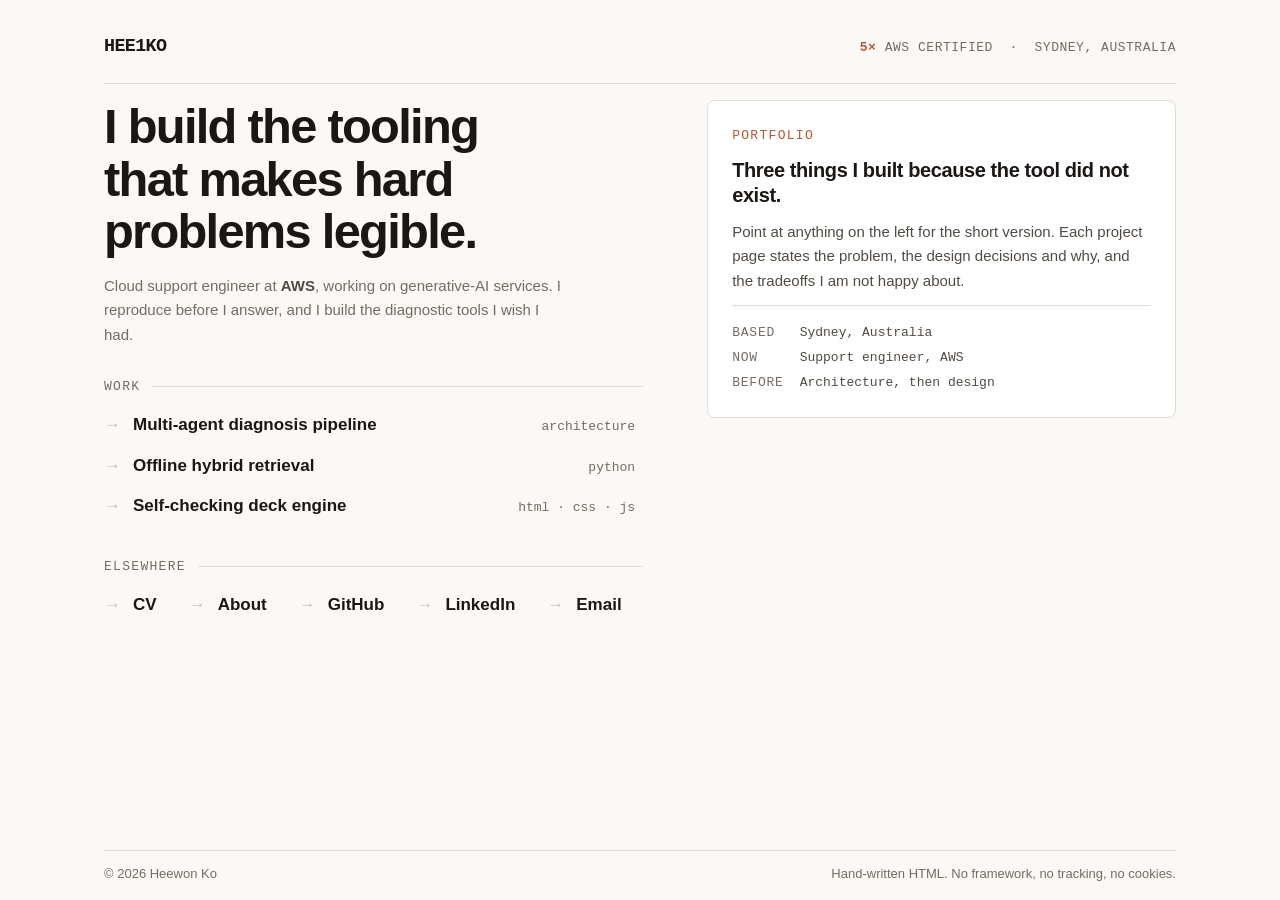
<file: index.html>
<!DOCTYPE html>
<html lang="en">
<head>
<meta charset="utf-8">
<meta name="viewport" content="width=device-width, initial-scale=1">
<title>Heewon Ko — cloud support engineer, Sydney</title>
<meta name="description" content="Heewon Ko builds diagnostic and agentic tooling for cloud support work. AWS support engineer in Sydney, 5x AWS certified, with a background in architecture and design.">
<link rel="canonical" href="https://hee1ko.com/">
<meta property="og:type" content="website">
<meta property="og:title" content="Heewon Ko — cloud support engineer, Sydney">
<meta property="og:description" content="Builds diagnostic and agentic tooling for cloud support work. Non-linear path: architecture, design, then cloud.">
<meta property="og:url" content="https://hee1ko.com/">
<link rel="icon" href="/assets/img/favicon.svg" type="image/svg+xml">
<link rel="stylesheet" href="/assets/css/tokens.css">
<link rel="stylesheet" href="/assets/css/hub.css">
</head>
<body class="hub-page">

<div class="hub">

  <div class="hub-top">
    <p class="hub-name">HEE1KO</p>
    <p class="hub-creds"><b>5×</b> AWS Certified &nbsp;·&nbsp; Sydney, Australia</p>
  </div>

  <div class="hub-main">

    <h1 class="hub-stmt">I build the tooling that makes hard problems legible.</h1>

    <p class="hub-meta">
      Cloud support engineer at <b>AWS</b>, working on generative-AI services.
      I reproduce before I answer, and I build the diagnostic tools I wish I had.
    </p>

    <div class="hub-group">
      <p class="hub-label">Work</p>
      <ul class="hub-list">
        <li>
          <a class="row" href="/work/hwknest/" data-pv="pipeline">
            <span class="arrow" aria-hidden="true">→</span>
            <span class="row-t">Multi-agent diagnosis pipeline</span>
            <span class="row-x">architecture</span>
          </a>
        </li>
        <li>
          <a class="row" href="/work/casework-rag/" data-pv="retrieval">
            <span class="arrow" aria-hidden="true">→</span>
            <span class="row-t">Offline hybrid retrieval</span>
            <span class="row-x">python</span>
          </a>
        </li>
        <li>
          <a class="row" href="/work/deck-engine/" data-pv="deck">
            <span class="arrow" aria-hidden="true">→</span>
            <span class="row-t">Self-checking deck engine</span>
            <span class="row-x">html · css · js</span>
          </a>
        </li>
      </ul>
    </div>

    <div class="hub-group">
      <p class="hub-label">Elsewhere</p>
      <ul class="hub-list inline">
        <li>
          <a class="row" href="/resume/" data-pv="cv">
            <span class="arrow" aria-hidden="true">→</span><span class="row-t">CV</span>
          </a>
        </li>
        <li>
          <a class="row" href="/about/" data-pv="about">
            <span class="arrow" aria-hidden="true">→</span><span class="row-t">About</span>
          </a>
        </li>
        <li>
          <a class="row" href="https://github.com/Hee1ko" rel="me" data-pv="github">
            <span class="arrow" aria-hidden="true">→</span><span class="row-t">GitHub</span>
          </a>
        </li>
        <li>
          <a class="row" href="https://www.linkedin.com/in/hee1ko" rel="me" data-pv="linkedin">
            <span class="arrow" aria-hidden="true">→</span><span class="row-t">LinkedIn</span>
          </a>
        </li>
        <li>
          <a class="row" href="mailto:hee1ko@gmail.com" data-pv="email">
            <span class="arrow" aria-hidden="true">→</span><span class="row-t">Email</span>
          </a>
        </li>
      </ul>
    </div>

  </div>

  <!-- Preview panel. Purely presentational: every panel duplicates information
       that is already reachable through the link it describes, so a reader who
       never triggers a hover loses nothing. aria-hidden keeps screen readers
       from announcing eight redundant blocks. -->
  <aside class="hub-preview" aria-hidden="true">

    <div class="pv pv-default">
      <p class="pv-kicker">Portfolio</p>
      <h2>Three things I built because the tool did not exist.</h2>
      <p>
        Point at anything on the left for the short version. Each project page
        states the problem, the design decisions and why, and the tradeoffs I am
        not happy about.
      </p>
      <dl>
        <dt>Based</dt><dd>Sydney, Australia</dd>
        <dt>Now</dt><dd>Support engineer, AWS</dd>
        <dt>Before</dt><dd>Architecture, then design</dd>
      </dl>
    </div>

    <div class="pv" data-pv-for="pipeline">
      <p class="pv-kicker">Architecture write-up</p>
      <h2>Multi-agent diagnosis pipeline</h2>
      <p>
        A script holds the control flow; the agents do the thinking. Redundant
        parallel investigation, then reconciliation, then a
        build-then-independently-verify gate before a word gets written.
      </p>
      <dl>
        <dt>Stack</dt><dd>Python, shell, agent runtime</dd>
        <dt>Scale</dt><dd>~65 tool modules, ~1,900 tests</dd>
        <dt>Code</dt><dd>Not public — internal systems</dd>
      </dl>
    </div>

    <div class="pv" data-pv-for="retrieval">
      <p class="pv-kicker">Write-up and source</p>
      <h2>Offline hybrid retrieval</h2>
      <p>
        Semantic similarity and SQLite full-text search, fused by reciprocal
        rank so two incomparable score scales never have to be normalised.
        Local ONNX embeddings, no network calls at all.
      </p>
      <dl>
        <dt>Stack</dt><dd>Python, ONNX, SQLite FTS5</dd>
        <dt>Size</dt><dd>554 lines, 2 dependencies</dd>
        <dt>Index</dt><dd>49 cases, ~3,400 chunks</dd>
      </dl>
    </div>

    <div class="pv" data-pv-for="deck">
      <p class="pv-kicker">Write-up and source</p>
      <h2>Self-checking deck engine</h2>
      <p>
        Slides as a plain data array, about forty lines of JavaScript, and a
        probe that measures every slide for overflow and reports it to a
        headless browser. Because "looks fine on my laptop" is not a test.
      </p>
      <dl>
        <dt>Stack</dt><dd>HTML, CSS, vanilla JS</dd>
        <dt>Engine</dt><dd>~40 lines, no dependencies</dd>
        <dt>Checks</dt><dd>Per-slide overflow, in CI</dd>
      </dl>
    </div>

    <div class="pv" data-pv-for="cv">
      <p class="pv-kicker">Curriculum vitae</p>
      <h2>Experience, in full</h2>
      <p>
        Experience, education, certifications and skills, on screen or as a
        PDF. It prints properly, which took more effort than it should have.
      </p>
      <dl>
        <dt>Formats</dt><dd>HTML and PDF</dd>
        <dt>Certs</dt><dd>5 AWS, Apr–Nov 2025</dd>
        <dt>Now</dt><dd>GenAI Developer – Professional</dd>
      </dl>
    </div>

    <div class="pv" data-pv-for="about">
      <p class="pv-kicker">About</p>
      <h2>Architecture, then design, then cloud</h2>
      <p>
        The long version of a non-linear path: an architecture degree in Seoul,
        ten years of graphic and UX design across three countries, Python learned
        to contribute to a product API, then a deliberate retrain into cloud.
      </p>
      <dl>
        <dt>Languages</dt><dd>Korean, English, Portuguese</dd>
        <dt>Studying</dt><dd>Dip. Cloud Computing, Swinburne</dd>
      </dl>
    </div>

    <div class="pv" data-pv-for="github">
      <p class="pv-kicker">External</p>
      <h2>GitHub</h2>
      <p>
        Source for the projects that can be public, including this site and the
        confidentiality gate that keeps customer work out of it.
      </p>
      <dl><dt>Handle</dt><dd>@Hee1ko</dd></dl>
    </div>

    <div class="pv" data-pv-for="linkedin">
      <p class="pv-kicker">External</p>
      <h2>LinkedIn</h2>
      <p>The professional record, and the better place to reach me about roles.</p>
      <dl><dt>Handle</dt><dd>in/hee1ko</dd></dl>
    </div>

    <div class="pv" data-pv-for="email">
      <p class="pv-kicker">Contact</p>
      <h2>Say hello</h2>
      <p>
        Happy to talk about agentic systems, support engineering, or changing
        career into cloud. I answer everything that is not a template.
      </p>
      <dl><dt>Email</dt><dd>hee1ko@gmail.com</dd></dl>
    </div>

  </aside>

  <footer class="hub-foot">
    <span>© 2026 Heewon Ko</span>
    <span>Hand-written HTML. No framework, no tracking, no cookies.</span>
  </footer>

</div>
</body>
</html>
</file>
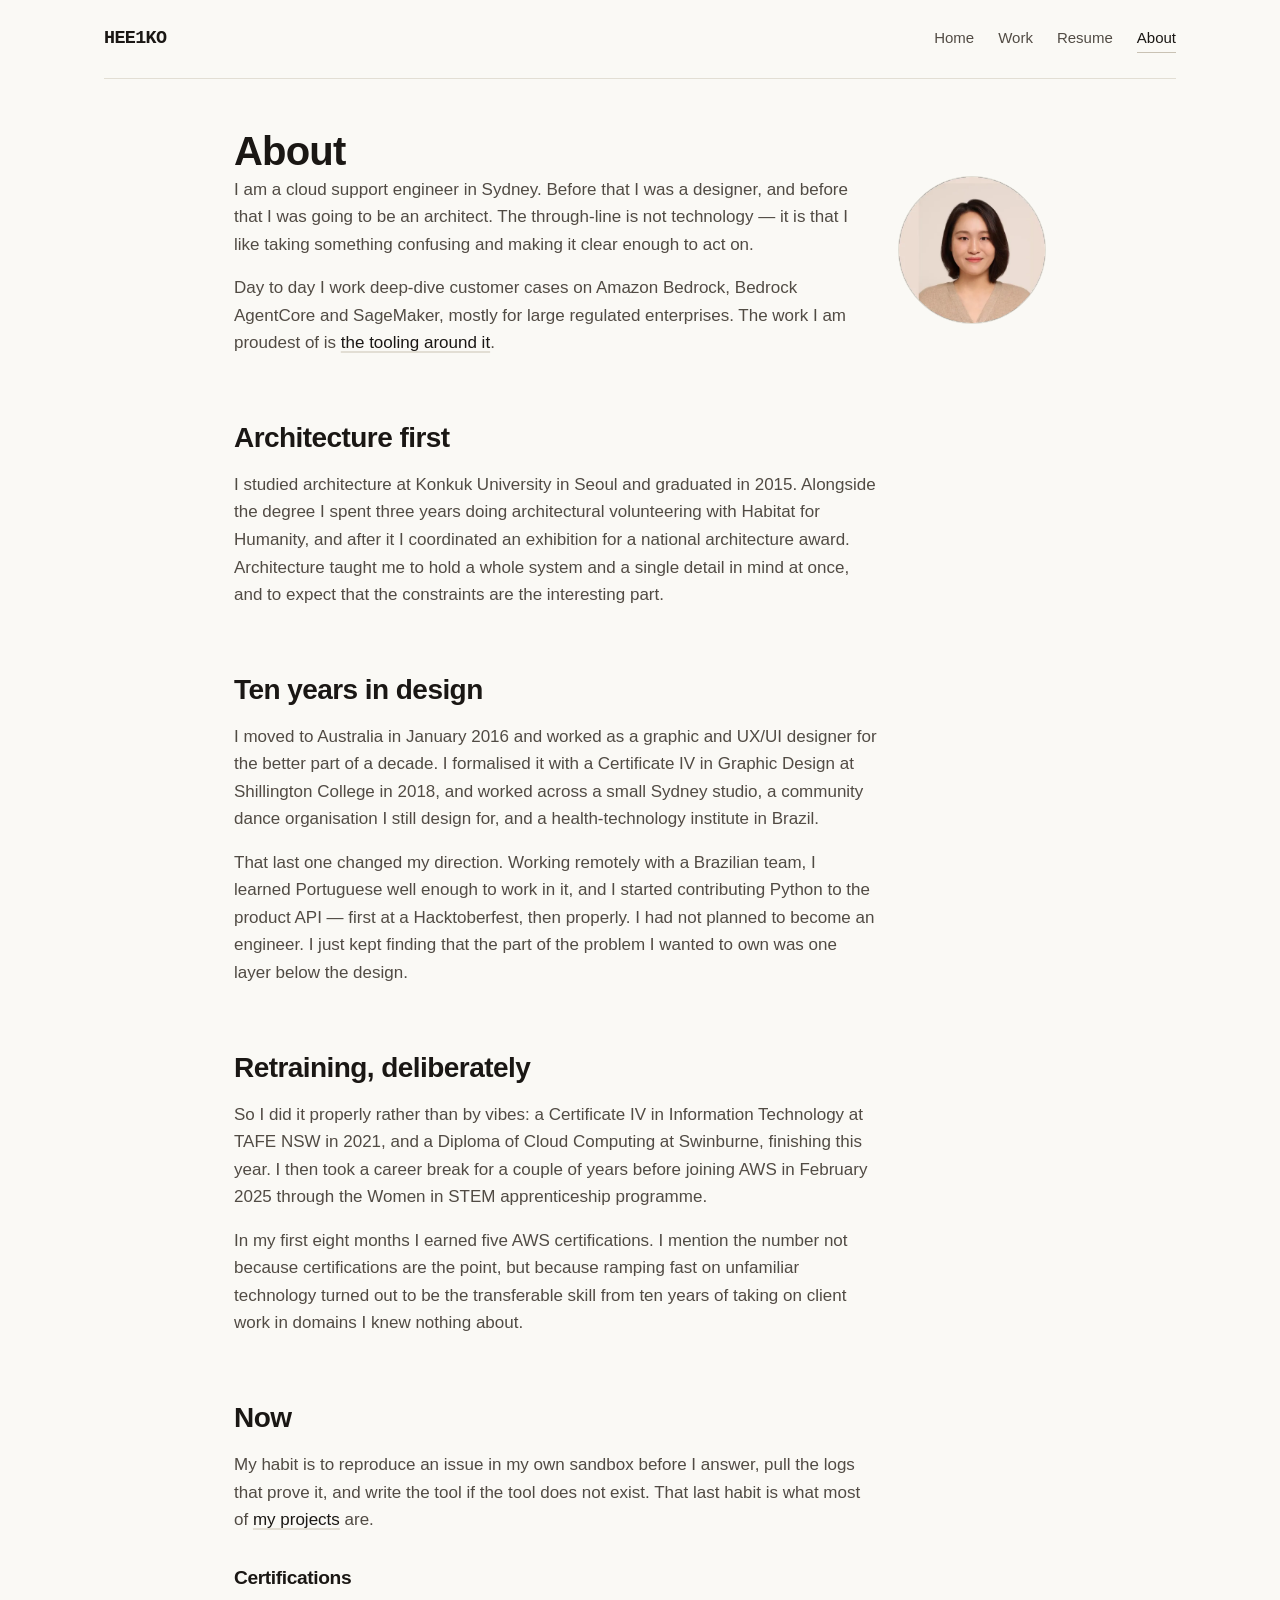
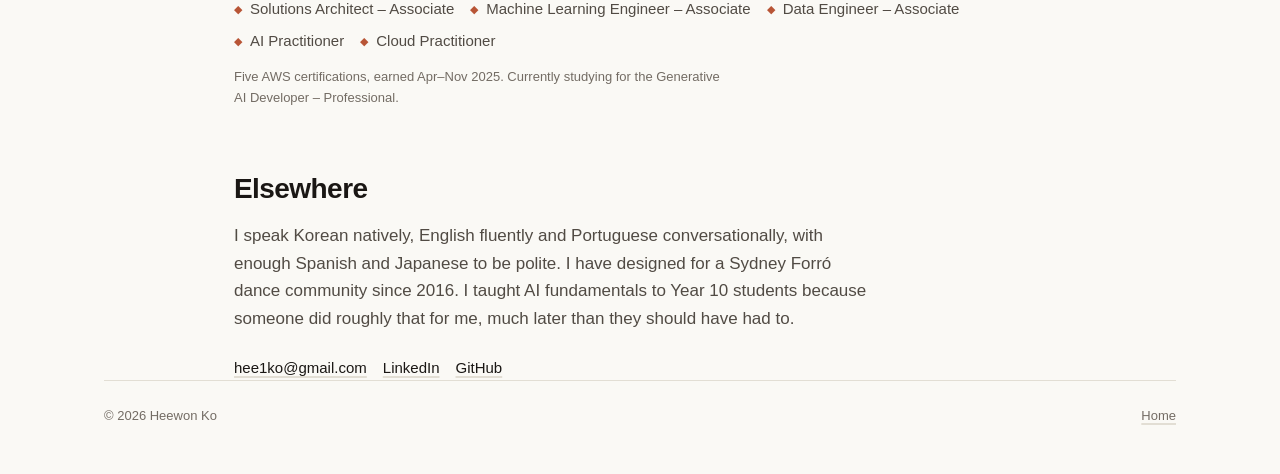
<file: about/index.html>
<!DOCTYPE html>
<html lang="en">
<head>
<meta charset="utf-8">
<meta name="viewport" content="width=device-width, initial-scale=1">
<title>About — Heewon Ko</title>
<meta name="description" content="Architecture, then graphic and UX design across Seoul, Brazil and Sydney, then self-taught Python, then cloud. The long version of a non-linear path.">
<link rel="canonical" href="https://hee1ko.com/about/">
<link rel="icon" href="/assets/img/favicon.svg" type="image/svg+xml">
<link rel="stylesheet" href="/assets/css/tokens.css">
<link rel="stylesheet" href="/assets/css/site.css">
</head>
<body>
<a class="skip" href="#main">Skip to content</a>

<div class="wrap">
  <header class="site-head">
    <a class="brand" href="/" aria-label="Heewon Ko — home">HEE1KO</a>
    <nav class="site-nav" aria-label="Main">
      <a href="/">Home</a>
      <a href="/work/">Work</a>
      <a href="/resume/">Resume</a>
      <a href="/about/" aria-current="page">About</a>
    </nav>
  </header>
</div>

<main id="main" class="prose">

  <h1>About</h1>

  <div class="about-intro">
    <div>
      <p>
        I am a cloud support engineer in Sydney. Before that I was a designer, and
        before that I was going to be an architect. The through-line is not
        technology — it is that I like taking something confusing and making it
        clear enough to act on.
      </p>
      <p>
        Day to day I work deep-dive customer cases on Amazon Bedrock, Bedrock
        AgentCore and SageMaker, mostly for large regulated enterprises. The work
        I am proudest of is <a href="/work/">the tooling around it</a>.
      </p>
    </div>
    <picture>
      <source srcset="/assets/img/headshot.webp" type="image/webp">
      <img class="portrait" src="/assets/img/headshot.png" alt="Heewon Ko" width="148" height="148">
    </picture>
  </div>

  <h2>Architecture first</h2>
  <p>
    I studied architecture at Konkuk University in Seoul and graduated in 2015.
    Alongside the degree I spent three years doing architectural volunteering
    with Habitat for Humanity, and after it I coordinated an exhibition for a
    national architecture award. Architecture taught me to hold a whole system
    and a single detail in mind at once, and to expect that the constraints are
    the interesting part.
  </p>

  <h2>Ten years in design</h2>
  <p>
    I moved to Australia in January 2016 and worked as a graphic and UX/UI
    designer for the better part of a decade. I formalised it with a Certificate
    IV in Graphic Design at Shillington College in 2018, and worked across a
    small Sydney studio, a community dance organisation I still design for, and
    a health-technology institute in Brazil.
  </p>
  <p>
    That last one changed my direction. Working remotely with a Brazilian team,
    I learned Portuguese well enough to work in it, and I started contributing
    Python to the product API — first at a Hacktoberfest, then properly. I had
    not planned to become an engineer. I just kept finding that the part of the
    problem I wanted to own was one layer below the design.
  </p>

  <h2>Retraining, deliberately</h2>
  <p>
    So I did it properly rather than by vibes: a Certificate IV in Information
    Technology at TAFE NSW in 2021, and a Diploma of Cloud Computing at
    Swinburne, finishing this year. I then took a career break for a couple of
    years before joining AWS in February 2025 through the Women in STEM
    apprenticeship programme.
  </p>
  <p>
    In my first eight months I earned five AWS certifications. I mention the
    number not because certifications are the point, but because ramping fast on
    unfamiliar technology turned out to be the transferable skill from ten years
    of taking on client work in domains I knew nothing about.
  </p>

  <h2>Now</h2>
  <p>
    My habit is to reproduce an issue in my own sandbox before I answer, pull the
    logs that prove it, and write the tool if the tool does not exist. That last
    habit is what most of <a href="/work/">my projects</a> are.
  </p>

  <h3>Certifications</h3>
  <ul class="creds">
    <li>Solutions Architect – Associate</li>
    <li>Machine Learning Engineer – Associate</li>
    <li>Data Engineer – Associate</li>
    <li>AI Practitioner</li>
    <li>Cloud Practitioner</li>
  </ul>
  <p style="color:var(--ink3);font-size:var(--fs-micro);margin-top:var(--sp-3)">
    Five AWS certifications, earned Apr–Nov 2025. Currently studying for the
    Generative AI Developer – Professional.
  </p>

  <h2>Elsewhere</h2>
  <p>
    I speak Korean natively, English fluently and Portuguese conversationally,
    with enough Spanish and Japanese to be polite. I have designed for a Sydney
    Forró dance community since 2016. I taught AI fundamentals to Year 10
    students because someone did roughly that for me, much later than they
    should have had to.
  </p>

  <ul class="contact">
    <li><a href="mailto:hee1ko@gmail.com">hee1ko@gmail.com</a></li>
    <li><a href="https://www.linkedin.com/in/hee1ko" rel="me">LinkedIn</a></li>
    <li><a href="https://github.com/Hee1ko" rel="me">GitHub</a></li>
  </ul>

</main>

<div class="wrap">
  <footer class="site-foot">
    <span>© 2026 Heewon Ko</span>
    <span><a href="/">Home</a></span>
  </footer>
</div>
</body>
</html>
</file>
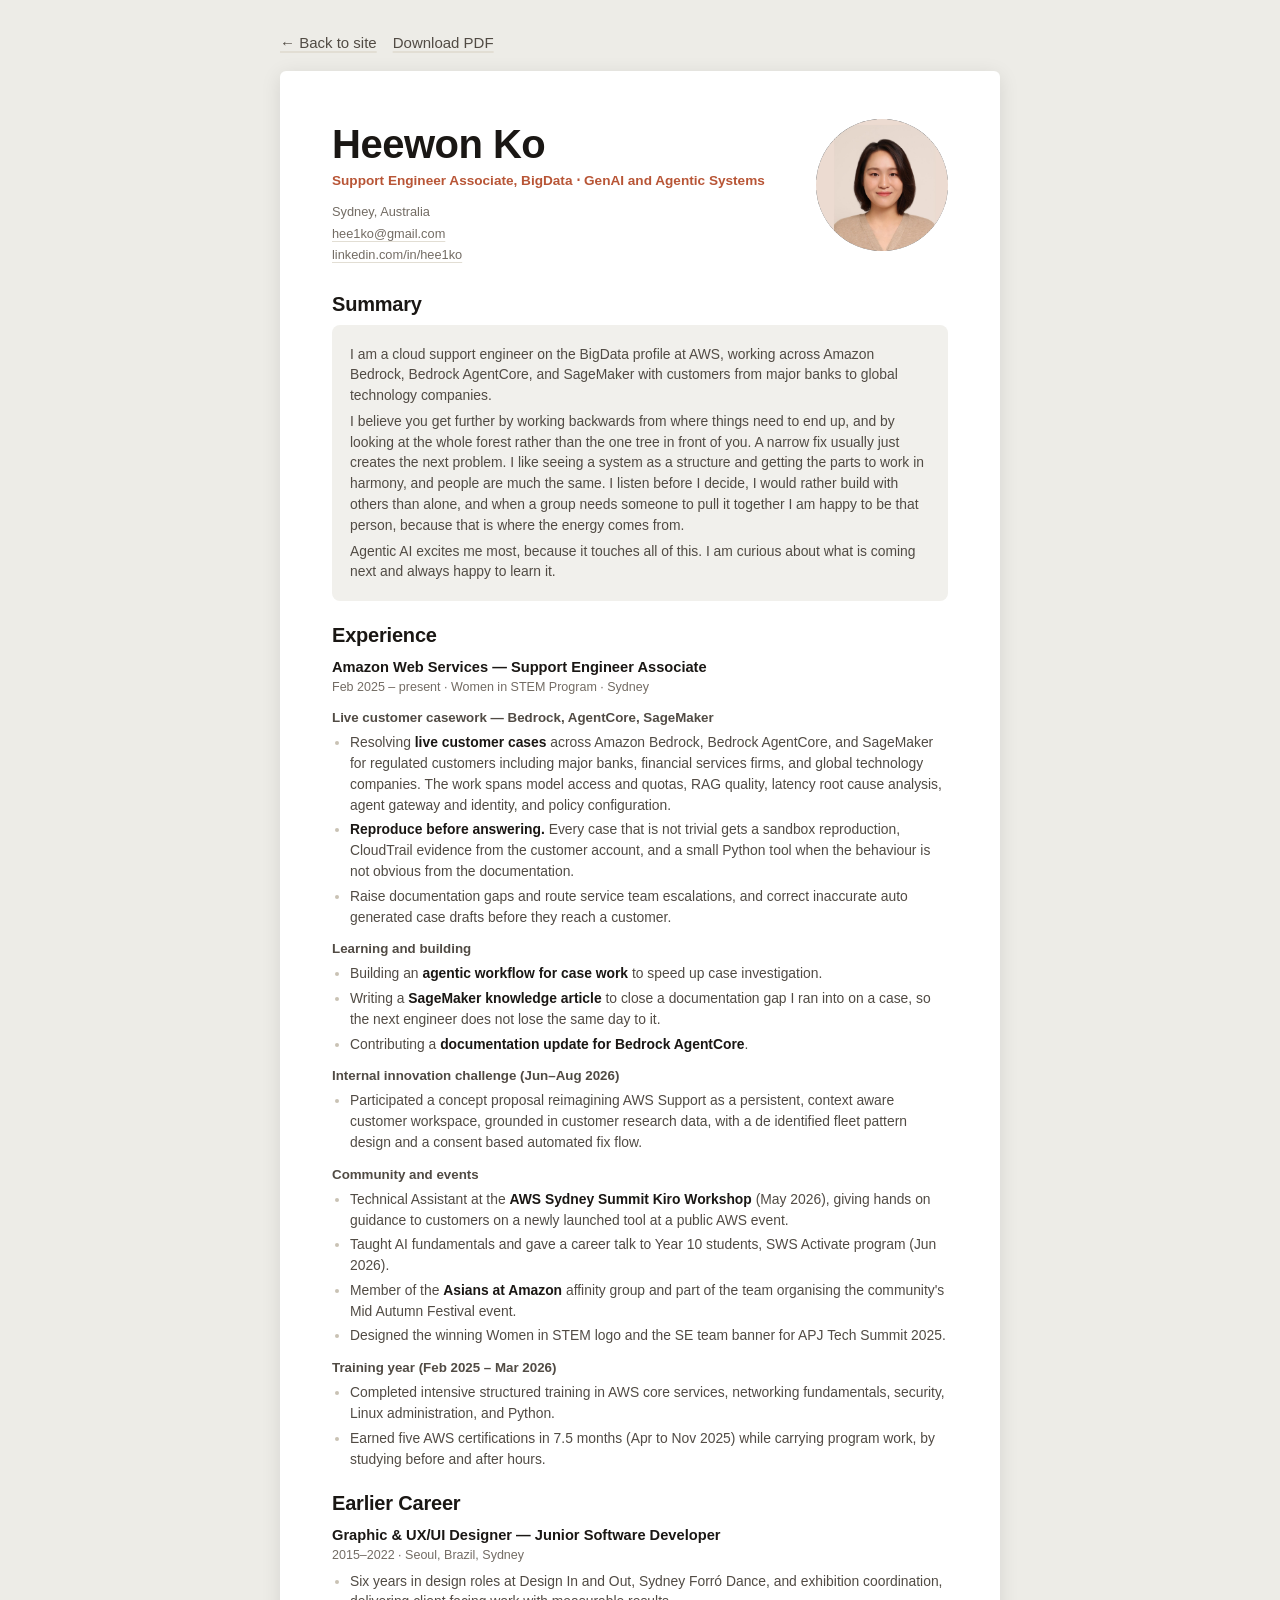
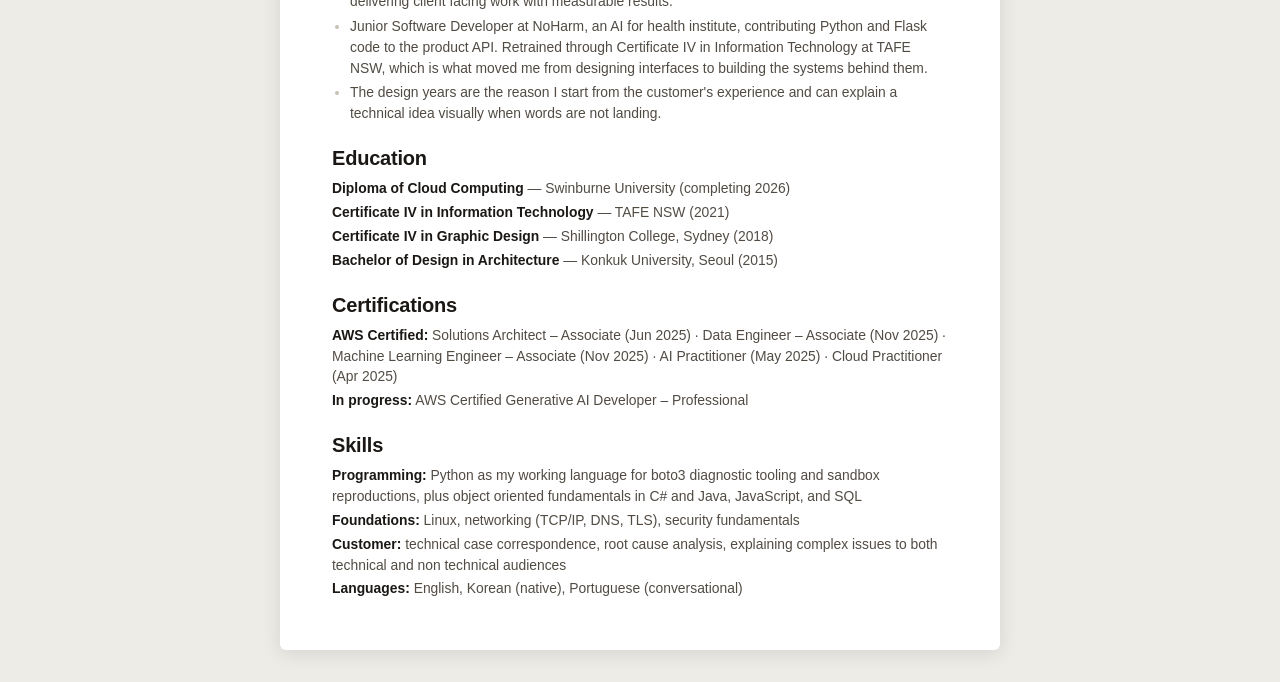
<file: resume/index.html>
<!DOCTYPE html>
<!--
  GENERATED FILE. Do not edit; edits will be overwritten.
  Source: career/profile/resume.html, scrubbed by
          career/tools/publish-resume.py
  resume-master.md sha256: 9258a7d7d3db
-->

<html lang="en">
<head>
<meta charset="utf-8">
<meta name="viewport" content="width=device-width, initial-scale=1">
<link rel="canonical" href="https://hee1ko.com/resume/">
<link rel="icon" href="/assets/img/favicon.svg" type="image/svg+xml">
<title>Heewon Ko — Resume</title>
<link rel="stylesheet" href="/assets/css/tokens.css">
<link rel="stylesheet" href="/assets/css/site.css">
<link rel="stylesheet" href="/assets/css/resume.css">
</head>
<body class="resume">
<div class="resume-actions">
  <a href="/">← Back to site</a>
  <a href="/resume/heewon-ko-resume.pdf">Download PDF</a>
</div>
<div class="sheet">

<div class="resume-head">
  <div class="resume-head-left">
    <h1>Heewon Ko</h1>
    <div class="tagline">Support Engineer Associate, BigData ⋅ GenAI and Agentic Systems</div>
    <div class="contact-block">
      Sydney, Australia<br>
      <a href="mailto:hee1ko@gmail.com">hee1ko@gmail.com</a><br>
      <a href="https://linkedin.com/in/hee1ko">linkedin.com/in/hee1ko</a>
    </div>
  </div>
  <img class="photo" src="/assets/img/headshot.png" alt="Heewon Ko">
</div>

<h2>Summary</h2>
<div class="summary">
<p>I am a cloud support engineer on the BigData profile at AWS, working across Amazon Bedrock, Bedrock AgentCore, and
SageMaker with customers from major banks to global technology companies.</p>

<p>I believe you get further by working backwards from where things need to end up, and by looking at the whole
forest rather than the one tree in front of you. A narrow fix usually just creates the next problem. I like seeing a
system as a structure and getting the parts to work in harmony, and people are much the same. I listen before I
decide, I would rather build with others than alone, and when a group needs someone to pull it together I am happy to
be that person, because that is where the energy comes from.</p>

<p>Agentic AI excites me most, because it touches all of this. I am curious about what is coming next and always
happy to learn it.</p>
</div>

<h2>Experience</h2>

<div class="role-title">Amazon Web Services — Support Engineer Associate</div>
<div class="role-meta">Feb 2025 – present · Women in STEM Program · Sydney</div>

<div class="subhead">Live customer casework — Bedrock, AgentCore, SageMaker</div>
<ul>
  <li>Resolving <strong>live customer cases</strong> across Amazon Bedrock, Bedrock AgentCore, and
      SageMaker for regulated customers including major banks, financial services firms, and global technology
      companies. The work spans model access and quotas, RAG quality, latency root cause analysis, agent gateway
      and identity, and policy configuration.</li>
  <li><strong>Reproduce before answering.</strong> Every case that is not trivial gets a sandbox reproduction,
      CloudTrail evidence from the customer account, and a small Python tool when the behaviour is not obvious
      from the documentation.</li>
  <li>Raise documentation gaps and route service team escalations, and correct inaccurate auto generated case drafts before they reach a customer.</li>
</ul>

<div class="subhead">Learning and building</div>
<ul>
  <li>Building an <strong>agentic workflow for case work</strong> to speed up case investigation.</li>
  <li>Writing a <strong>SageMaker knowledge article</strong> to close a documentation gap I ran into on a case,
      so the next engineer does not lose the same day to it.</li>
  <li>Contributing a <strong>documentation update for Bedrock AgentCore</strong>.</li>
</ul>

<div class="subhead">Internal innovation challenge (Jun–Aug 2026)</div>
<ul>
  <li>Participated a concept proposal reimagining AWS Support as a persistent, context aware customer workspace,
      grounded in customer research data, with a de identified fleet pattern design and a consent based
      automated fix flow.</li>
</ul>

<div class="subhead">Community and events</div>
<ul>
  <li>Technical Assistant at the <strong>AWS Sydney Summit Kiro Workshop</strong> (May 2026), giving hands on
      guidance to customers on a newly launched tool at a public AWS event.</li>
  <li>Taught AI fundamentals and gave a career talk to Year 10 students, SWS Activate program (Jun 2026).</li>
  <li>Member of the <strong>Asians at Amazon</strong> affinity group and part of the team organising the
      community's Mid Autumn Festival event.</li>
  <li>Designed the winning Women in STEM logo and the SE team banner for APJ Tech Summit 2025.</li>
</ul>

<div class="subhead">Training year (Feb 2025 – Mar 2026)</div>
<ul>
  <li>Completed intensive structured training in AWS core services, networking fundamentals, security, Linux
      administration, and Python.</li>
  <li>Earned five AWS certifications in 7.5 months (Apr to Nov 2025) while carrying program work, by studying
      before and after hours.</li>
</ul>

<h2>Earlier Career</h2>
<div class="role-title">Graphic &amp; UX/UI Designer — Junior Software Developer</div>
<div class="role-meta">2015–2022 · Seoul, Brazil, Sydney</div>
<ul>
  <li>Six years in design roles at Design In and Out, Sydney Forró Dance, and exhibition coordination, delivering client facing work with measurable results.</li>
  <li>Junior Software Developer at NoHarm, an AI for health institute, contributing Python and Flask code to the
      product API. Retrained through Certificate IV in Information Technology at TAFE NSW, which is what moved me
      from designing interfaces to building the systems behind them.</li>
  <li>The design years are the reason I start from the customer's experience and can explain a technical idea
      visually when words are not landing.</li>
</ul>

<h2>Education</h2>
<div class="edu-line"><strong>Diploma of Cloud Computing</strong> — Swinburne University (completing 2026)</div>
<div class="edu-line"><strong>Certificate IV in Information Technology</strong> — TAFE NSW (2021)</div>
<div class="edu-line"><strong>Certificate IV in Graphic Design</strong> — Shillington College, Sydney (2018)</div>
<div class="edu-line"><strong>Bachelor of Design in Architecture</strong> — Konkuk University, Seoul (2015)</div>

<h2>Certifications</h2>
<p class="kv">
  <b>AWS Certified:</b> Solutions Architect – Associate (Jun 2025) · Data Engineer – Associate (Nov 2025) ·
  Machine Learning Engineer – Associate (Nov 2025) · AI Practitioner (May 2025) · Cloud Practitioner (Apr 2025)
</p>
<p class="kv"><b>In progress:</b> AWS Certified Generative AI Developer – Professional</p>

<h2>Skills</h2>
<p class="kv"><b>Programming:</b> Python as my working language for boto3 diagnostic tooling and sandbox reproductions,
  plus object oriented fundamentals in C# and Java, JavaScript, and SQL</p>
<p class="kv"><b>Foundations:</b> Linux, networking (TCP/IP, DNS, TLS), security fundamentals</p>
<p class="kv"><b>Customer:</b> technical case correspondence, root cause analysis, explaining complex issues to both
  technical and non technical audiences</p>
<p class="kv"><b>Languages:</b> English, Korean (native), Portuguese (conversational)</p>

</div>
</body>
</html>
</file>
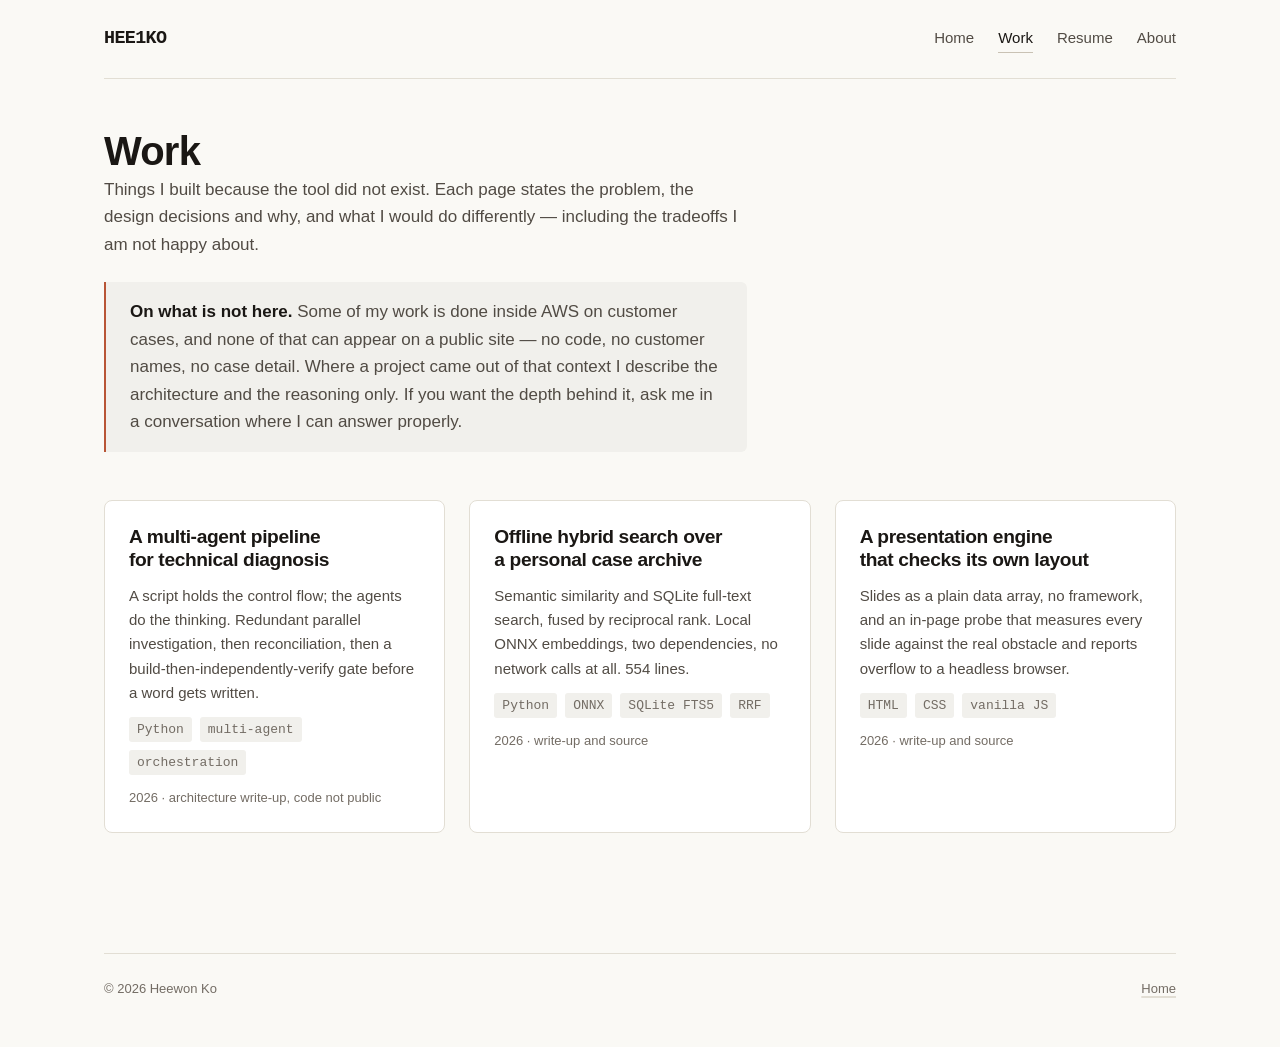
<file: work/index.html>
<!DOCTYPE html>
<html lang="en">
<head>
<meta charset="utf-8">
<meta name="viewport" content="width=device-width, initial-scale=1">
<title>Work — Heewon Ko</title>
<meta name="description" content="Projects by Heewon Ko: a multi-agent diagnosis pipeline, an offline hybrid-search tool, and a self-verifying presentation engine.">
<link rel="canonical" href="https://hee1ko.com/work/">
<link rel="icon" href="/assets/img/favicon.svg" type="image/svg+xml">
<link rel="stylesheet" href="/assets/css/tokens.css">
<link rel="stylesheet" href="/assets/css/site.css">
</head>
<body>
<a class="skip" href="#main">Skip to content</a>

<div class="wrap">
  <header class="site-head">
    <a class="brand" href="/" aria-label="Heewon Ko — home">HEE1KO</a>
    <nav class="site-nav" aria-label="Main">
      <a href="/">Home</a>
      <a href="/work/" aria-current="page">Work</a>
      <a href="/resume/">Resume</a>
      <a href="/about/">About</a>
    </nav>
  </header>

  <main id="main">
    <h1>Work</h1>
    <p style="max-width:var(--measure)">
      Things I built because the tool did not exist. Each page states the problem,
      the design decisions and why, and what I would do differently — including
      the tradeoffs I am not happy about.
    </p>

    <div class="note">
      <p>
        <strong>On what is not here.</strong> Some of my work is done inside AWS
        on customer cases, and none of that can appear on a public site — no code,
        no customer names, no case detail. Where a project came out of that
        context I describe the architecture and the reasoning only. If you want
        the depth behind it, ask me in a conversation where I can answer properly.
      </p>
    </div>

    <ul class="cards" style="margin-top:var(--sp-7)">
      <li class="card">
        <h3><a href="/work/hwknest/">A multi-agent pipeline for technical diagnosis</a></h3>
        <p>
          A script holds the control flow; the agents do the thinking. Redundant
          parallel investigation, then reconciliation, then a
          build-then-independently-verify gate before a word gets written.
        </p>
        <ul class="tags"><li>Python</li><li>multi-agent</li><li>orchestration</li></ul>
        <p class="meta">2026 · architecture write-up, code not public</p>
      </li>
      <li class="card">
        <h3><a href="/work/casework-rag/">Offline hybrid search over a personal case archive</a></h3>
        <p>
          Semantic similarity and SQLite full-text search, fused by reciprocal
          rank. Local ONNX embeddings, two dependencies, no network calls at all.
          554 lines.
        </p>
        <ul class="tags"><li>Python</li><li>ONNX</li><li>SQLite FTS5</li><li>RRF</li></ul>
        <p class="meta">2026 · write-up and source</p>
      </li>
      <li class="card">
        <h3><a href="/work/deck-engine/">A presentation engine that checks its own layout</a></h3>
        <p>
          Slides as a plain data array, no framework, and an in-page probe that
          measures every slide against the real obstacle and reports overflow to
          a headless browser.
        </p>
        <ul class="tags"><li>HTML</li><li>CSS</li><li>vanilla JS</li></ul>
        <p class="meta">2026 · write-up and source</p>
      </li>
    </ul>
  </main>

  <footer class="site-foot">
    <span>© 2026 Heewon Ko</span>
    <span><a href="/">Home</a></span>
  </footer>
</div>
</body>
</html>
</file>
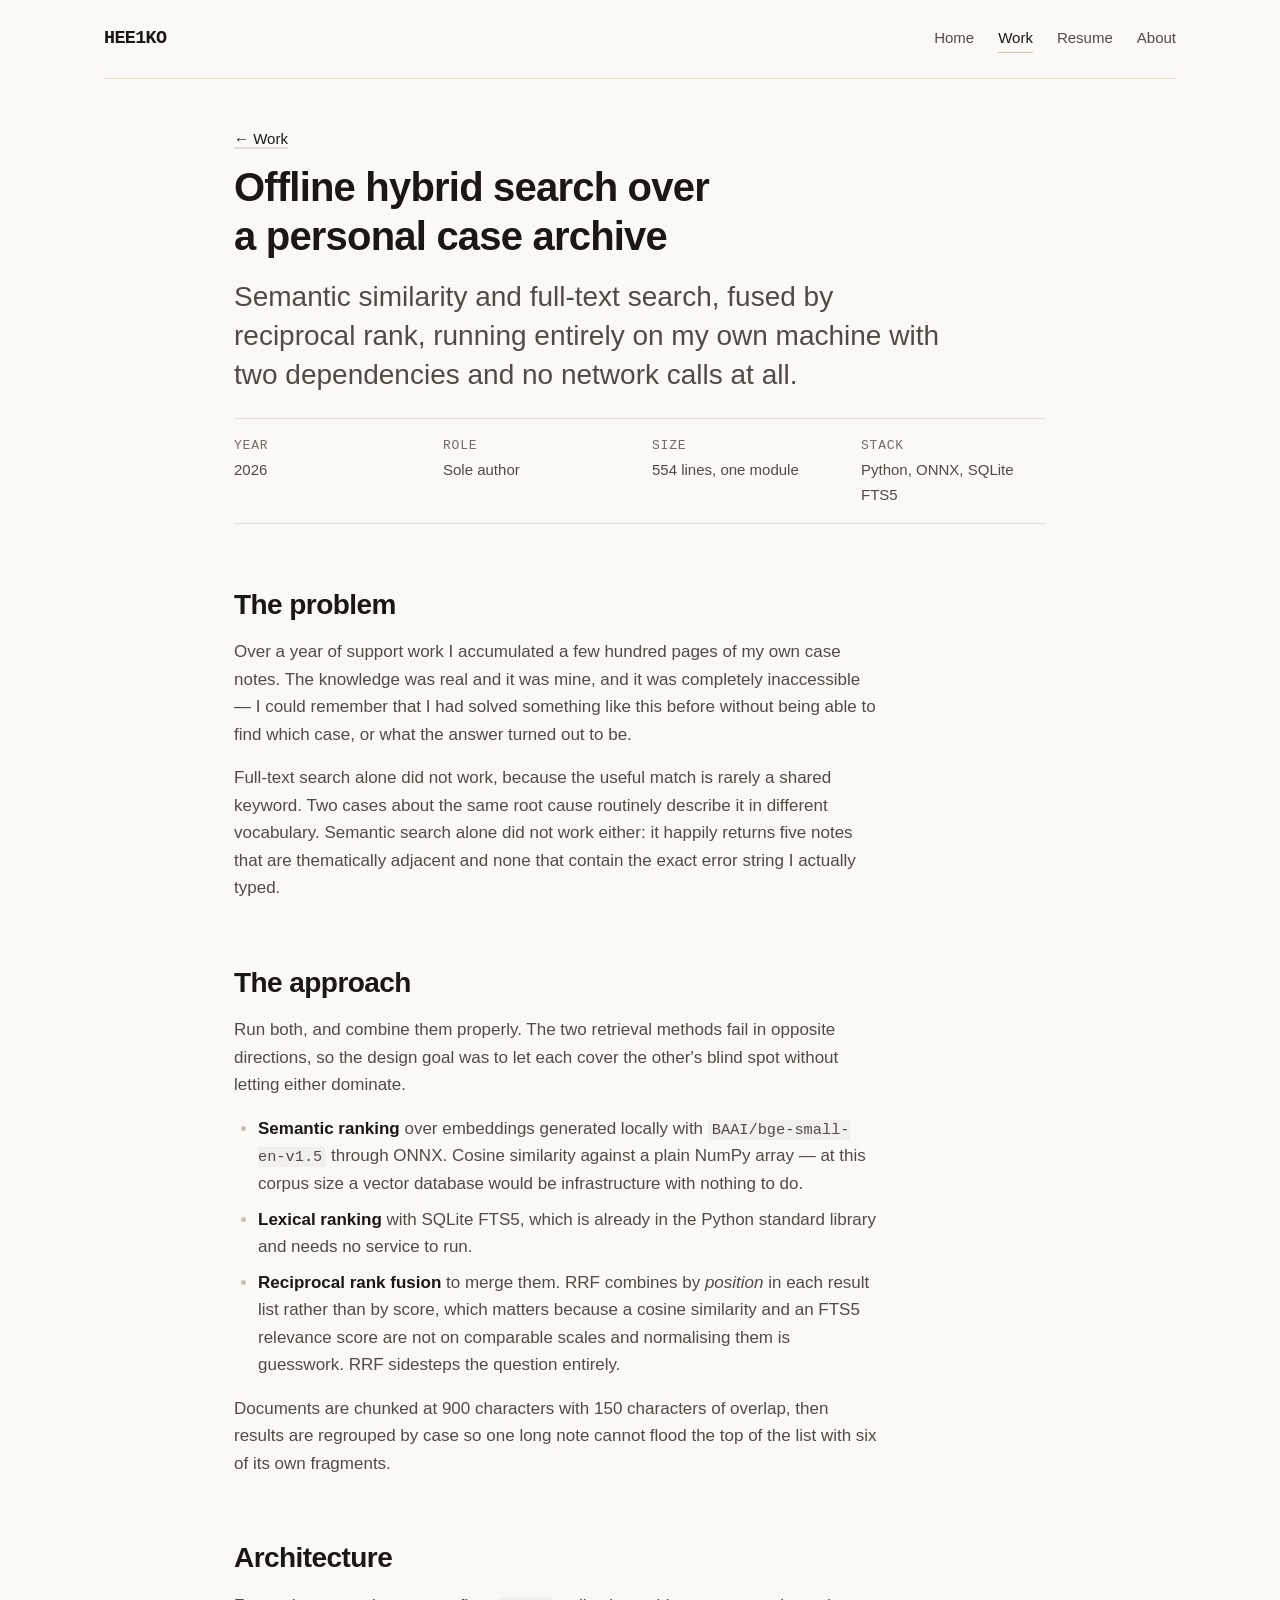
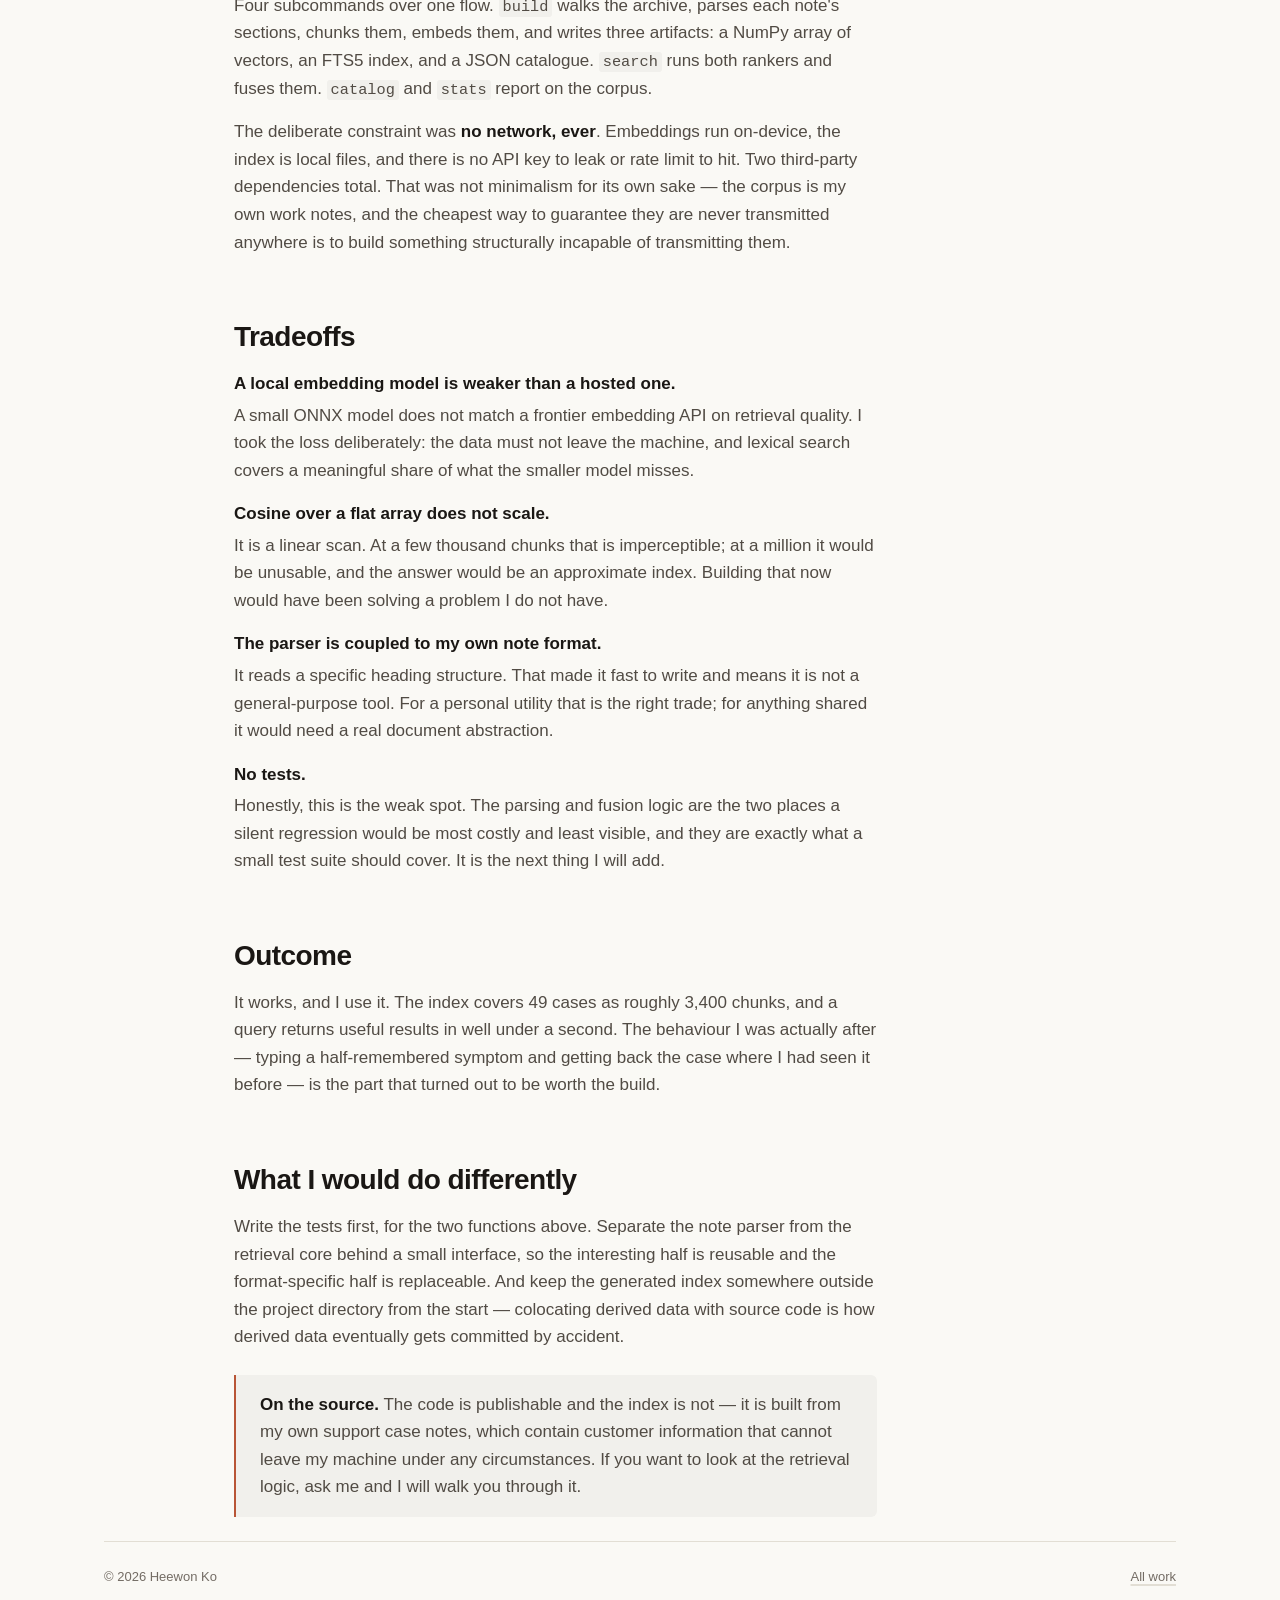
<file: work/casework-rag/index.html>
<!DOCTYPE html>
<html lang="en">
<head>
<meta charset="utf-8">
<meta name="viewport" content="width=device-width, initial-scale=1">
<title>Offline hybrid search over a personal case archive — Heewon Ko</title>
<meta name="description" content="A 554-line hybrid retrieval tool: semantic similarity plus SQLite full-text search fused by reciprocal rank, running entirely on-device with two dependencies.">
<link rel="canonical" href="https://hee1ko.com/work/casework-rag/">
<link rel="icon" href="/assets/img/favicon.svg" type="image/svg+xml">
<link rel="stylesheet" href="/assets/css/tokens.css">
<link rel="stylesheet" href="/assets/css/site.css">
</head>
<body>
<a class="skip" href="#main">Skip to content</a>

<div class="wrap">
  <header class="site-head">
    <a class="brand" href="/" aria-label="Heewon Ko — home">HEE1KO</a>
    <nav class="site-nav" aria-label="Main">
      <a href="/">Home</a>
      <a href="/work/" aria-current="page">Work</a>
      <a href="/resume/">Resume</a>
      <a href="/about/">About</a>
    </nav>
  </header>
</div>

<main id="main" class="prose">

  <p style="font-size:var(--fs-meta);color:var(--ink3);margin-bottom:var(--sp-3)">
    <a href="/work/">← Work</a>
  </p>

  <h1>Offline hybrid search over a personal case archive</h1>
  <p class="proj-lede">
    Semantic similarity and full-text search, fused by reciprocal rank, running
    entirely on my own machine with two dependencies and no network calls at all.
  </p>

  <dl class="proj-meta">
    <div><dt>Year</dt><dd>2026</dd></div>
    <div><dt>Role</dt><dd>Sole author</dd></div>
    <div><dt>Size</dt><dd>554 lines, one module</dd></div>
    <div><dt>Stack</dt><dd>Python, ONNX, SQLite FTS5</dd></div>
  </dl>

  <h2>The problem</h2>
  <p>
    Over a year of support work I accumulated a few hundred pages of my own case
    notes. The knowledge was real and it was mine, and it was completely
    inaccessible — I could remember that I had solved something like this before
    without being able to find which case, or what the answer turned out to be.
  </p>
  <p>
    Full-text search alone did not work, because the useful match is rarely a
    shared keyword. Two cases about the same root cause routinely describe it in
    different vocabulary. Semantic search alone did not work either: it happily
    returns five notes that are thematically adjacent and none that contain the
    exact error string I actually typed.
  </p>

  <h2>The approach</h2>
  <p>
    Run both, and combine them properly. The two retrieval methods fail in
    opposite directions, so the design goal was to let each cover the other's
    blind spot without letting either dominate.
  </p>
  <ul>
    <li>
      <strong>Semantic ranking</strong> over embeddings generated locally with
      <code>BAAI/bge-small-en-v1.5</code> through ONNX. Cosine similarity against
      a plain NumPy array — at this corpus size a vector database would be
      infrastructure with nothing to do.
    </li>
    <li>
      <strong>Lexical ranking</strong> with SQLite FTS5, which is already in the
      Python standard library and needs no service to run.
    </li>
    <li>
      <strong>Reciprocal rank fusion</strong> to merge them. RRF combines by
      <em>position</em> in each result list rather than by score, which matters
      because a cosine similarity and an FTS5 relevance score are not on
      comparable scales and normalising them is guesswork. RRF sidesteps the
      question entirely.
    </li>
  </ul>
  <p>
    Documents are chunked at 900 characters with 150 characters of overlap, then
    results are regrouped by case so one long note cannot flood the top of the
    list with six of its own fragments.
  </p>

  <h2>Architecture</h2>
  <p>
    Four subcommands over one flow. <code>build</code> walks the archive, parses
    each note's sections, chunks them, embeds them, and writes three artifacts: a
    NumPy array of vectors, an FTS5 index, and a JSON catalogue.
    <code>search</code> runs both rankers and fuses them. <code>catalog</code> and
    <code>stats</code> report on the corpus.
  </p>
  <p>
    The deliberate constraint was <strong>no network, ever</strong>. Embeddings
    run on-device, the index is local files, and there is no API key to leak or
    rate limit to hit. Two third-party dependencies total. That was not
    minimalism for its own sake — the corpus is my own work notes, and the
    cheapest way to guarantee they are never transmitted anywhere is to build
    something structurally incapable of transmitting them.
  </p>

  <h2>Tradeoffs</h2>
  <dl class="tradeoffs">
    <dt>A local embedding model is weaker than a hosted one.</dt>
    <dd>
      A small ONNX model does not match a frontier embedding API on retrieval
      quality. I took the loss deliberately: the data must not leave the machine,
      and lexical search covers a meaningful share of what the smaller model
      misses.
    </dd>
    <dt>Cosine over a flat array does not scale.</dt>
    <dd>
      It is a linear scan. At a few thousand chunks that is imperceptible; at a
      million it would be unusable, and the answer would be an approximate index.
      Building that now would have been solving a problem I do not have.
    </dd>
    <dt>The parser is coupled to my own note format.</dt>
    <dd>
      It reads a specific heading structure. That made it fast to write and means
      it is not a general-purpose tool. For a personal utility that is the right
      trade; for anything shared it would need a real document abstraction.
    </dd>
    <dt>No tests.</dt>
    <dd>
      Honestly, this is the weak spot. The parsing and fusion logic are the two
      places a silent regression would be most costly and least visible, and they
      are exactly what a small test suite should cover. It is the next thing I
      will add.
    </dd>
  </dl>

  <h2>Outcome</h2>
  <p>
    It works, and I use it. The index covers 49 cases as roughly 3,400 chunks,
    and a query returns useful results in well under a second. The behaviour I
    was actually after — typing a half-remembered symptom and getting back the
    case where I had seen it before — is the part that turned out to be worth the
    build.
  </p>

  <h2>What I would do differently</h2>
  <p>
    Write the tests first, for the two functions above. Separate the note parser
    from the retrieval core behind a small interface, so the interesting half is
    reusable and the format-specific half is replaceable. And keep the generated
    index somewhere outside the project directory from the start — colocating
    derived data with source code is how derived data eventually gets committed
    by accident.
  </p>

  <div class="note">
    <p>
      <strong>On the source.</strong> The code is publishable and the index is
      not — it is built from my own support case notes, which contain customer
      information that cannot leave my machine under any circumstances. If you
      want to look at the retrieval logic, ask me and I will walk you through it.
    </p>
  </div>

</main>

<div class="wrap">
  <footer class="site-foot">
    <span>© 2026 Heewon Ko</span>
    <span><a href="/work/">All work</a></span>
  </footer>
</div>
</body>
</html>
</file>
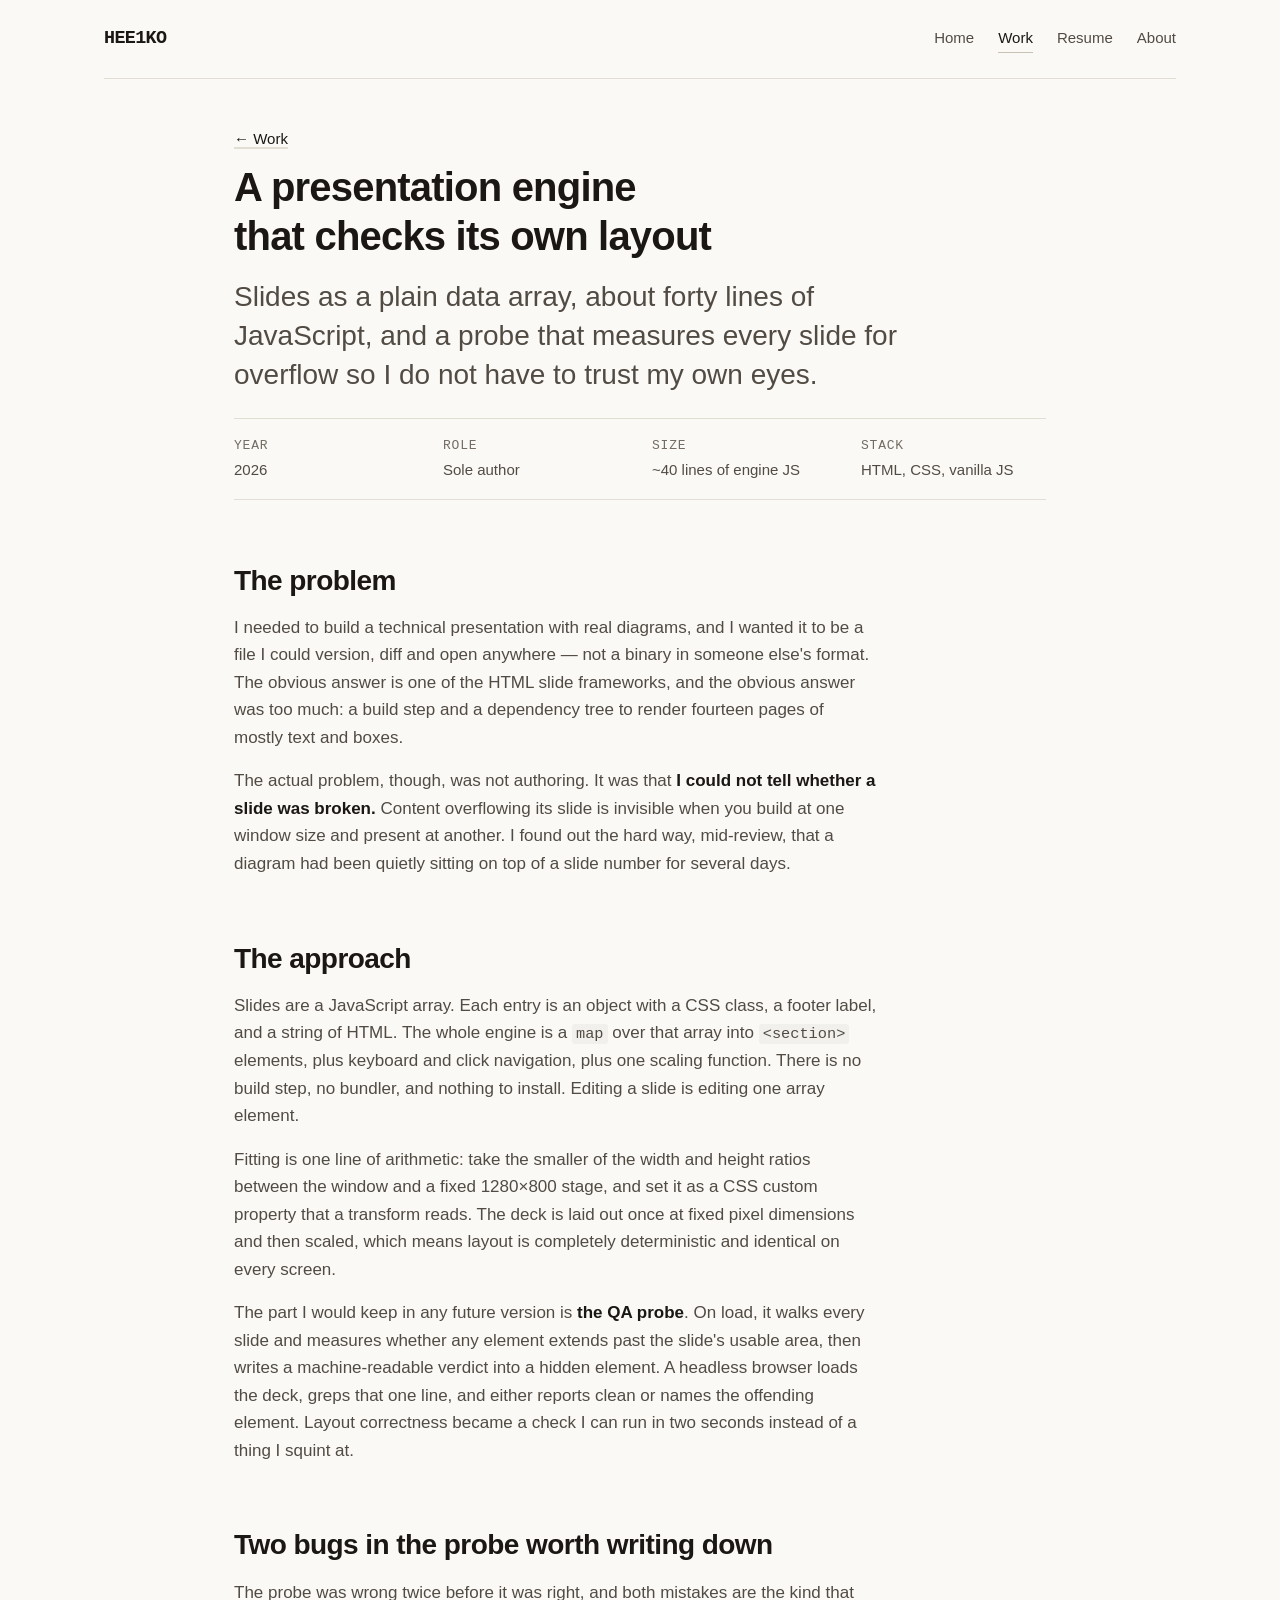
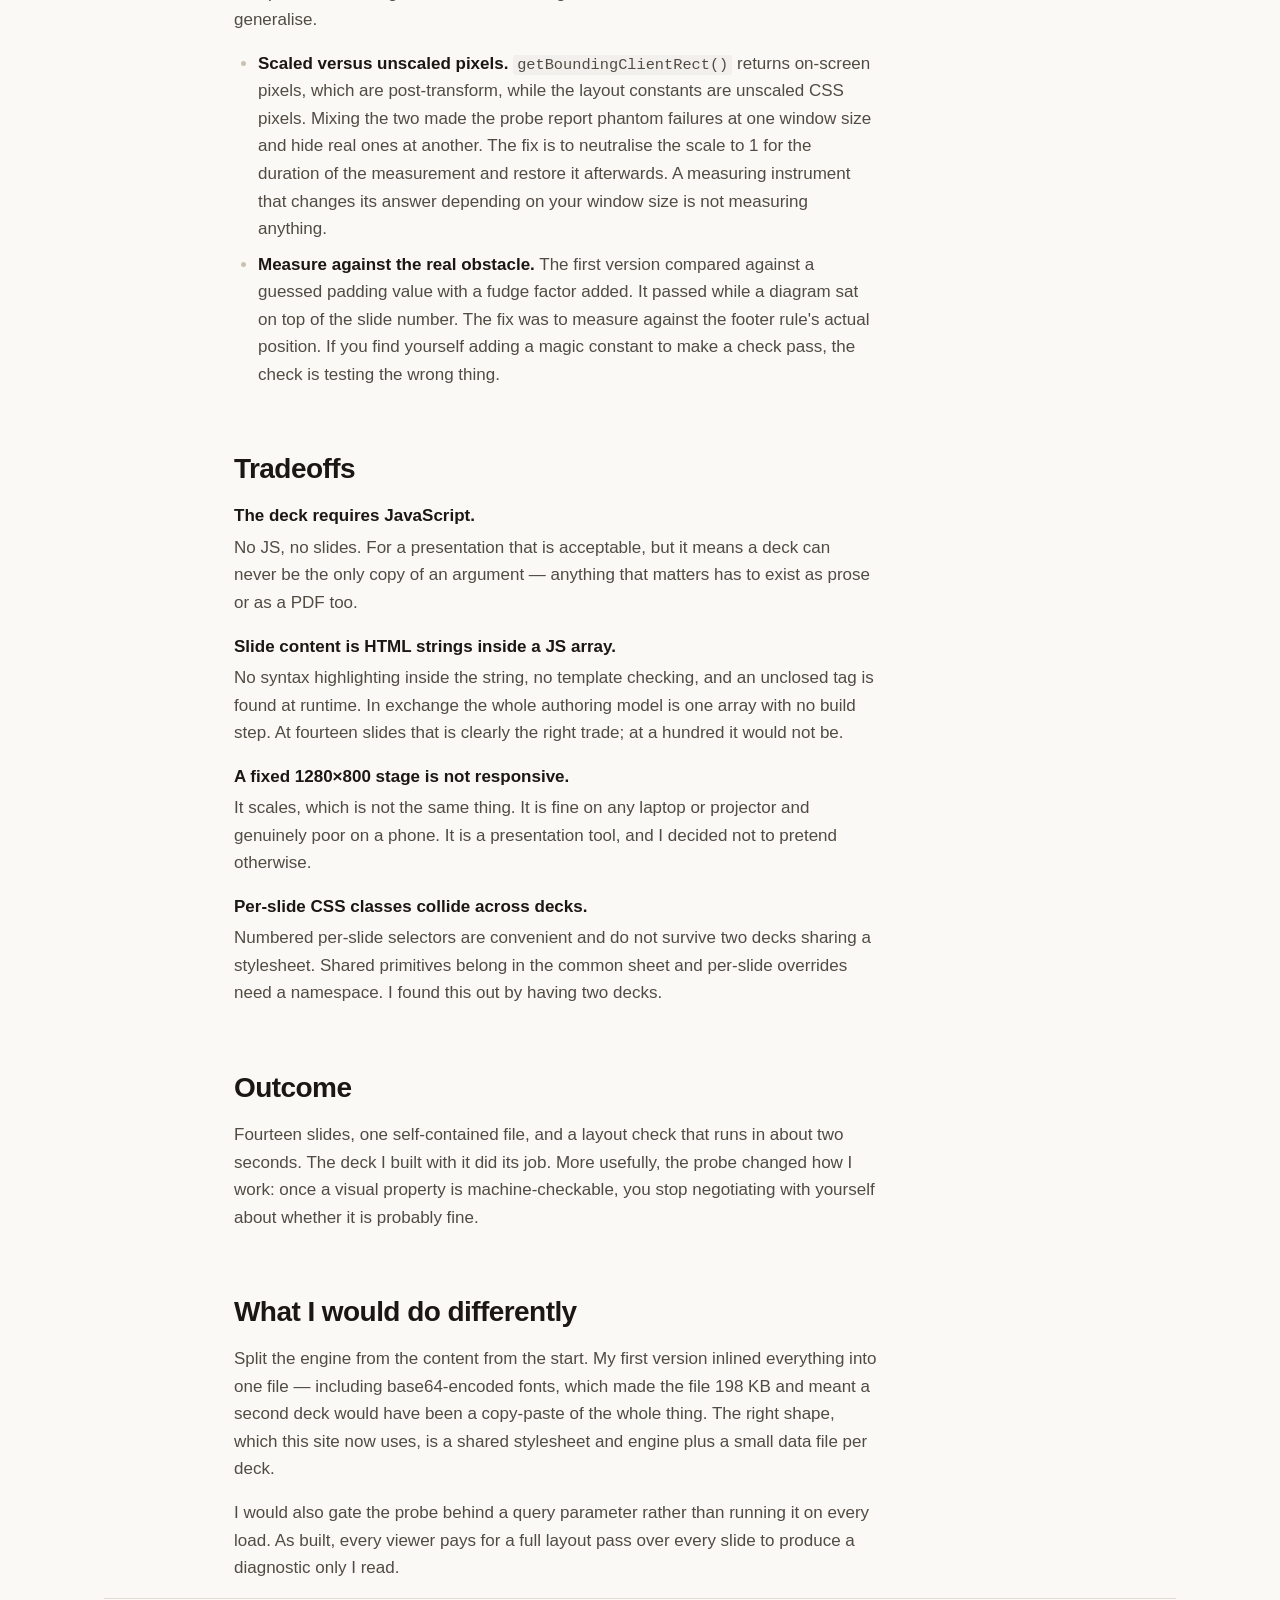
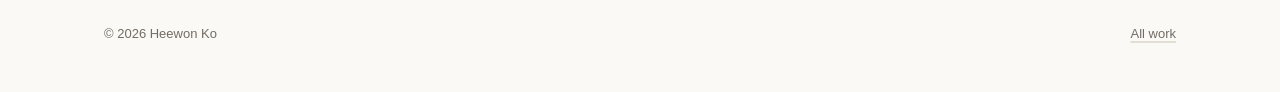
<file: work/deck-engine/index.html>
<!DOCTYPE html>
<html lang="en">
<head>
<meta charset="utf-8">
<meta name="viewport" content="width=device-width, initial-scale=1">
<title>A presentation engine that checks its own layout — Heewon Ko</title>
<meta name="description" content="Slides as a plain data array with no framework, plus an in-page probe that measures every slide for overflow and reports it to a headless browser.">
<link rel="canonical" href="https://hee1ko.com/work/deck-engine/">
<link rel="icon" href="/assets/img/favicon.svg" type="image/svg+xml">
<link rel="stylesheet" href="/assets/css/tokens.css">
<link rel="stylesheet" href="/assets/css/site.css">
</head>
<body>
<a class="skip" href="#main">Skip to content</a>

<div class="wrap">
  <header class="site-head">
    <a class="brand" href="/" aria-label="Heewon Ko — home">HEE1KO</a>
    <nav class="site-nav" aria-label="Main">
      <a href="/">Home</a>
      <a href="/work/" aria-current="page">Work</a>
      <a href="/resume/">Resume</a>
      <a href="/about/">About</a>
    </nav>
  </header>
</div>

<main id="main" class="prose">

  <p style="font-size:var(--fs-meta);color:var(--ink3);margin-bottom:var(--sp-3)">
    <a href="/work/">← Work</a>
  </p>

  <h1>A presentation engine that checks its own layout</h1>
  <p class="proj-lede">
    Slides as a plain data array, about forty lines of JavaScript, and a probe
    that measures every slide for overflow so I do not have to trust my own eyes.
  </p>

  <dl class="proj-meta">
    <div><dt>Year</dt><dd>2026</dd></div>
    <div><dt>Role</dt><dd>Sole author</dd></div>
    <div><dt>Size</dt><dd>~40 lines of engine JS</dd></div>
    <div><dt>Stack</dt><dd>HTML, CSS, vanilla JS</dd></div>
  </dl>

  <h2>The problem</h2>
  <p>
    I needed to build a technical presentation with real diagrams, and I wanted it
    to be a file I could version, diff and open anywhere — not a binary in someone
    else's format. The obvious answer is one of the HTML slide frameworks, and the
    obvious answer was too much: a build step and a dependency tree to render
    fourteen pages of mostly text and boxes.
  </p>
  <p>
    The actual problem, though, was not authoring. It was that <strong>I could not
    tell whether a slide was broken.</strong> Content overflowing its slide is
    invisible when you build at one window size and present at another. I found
    out the hard way, mid-review, that a diagram had been quietly sitting on top of
    a slide number for several days.
  </p>

  <h2>The approach</h2>
  <p>
    Slides are a JavaScript array. Each entry is an object with a CSS class, a
    footer label, and a string of HTML. The whole engine is a <code>map</code> over
    that array into <code>&lt;section&gt;</code> elements, plus keyboard and click
    navigation, plus one scaling function. There is no build step, no bundler, and
    nothing to install. Editing a slide is editing one array element.
  </p>
  <p>
    Fitting is one line of arithmetic: take the smaller of the width and height
    ratios between the window and a fixed 1280×800 stage, and set it as a CSS
    custom property that a transform reads. The deck is laid out once at fixed
    pixel dimensions and then scaled, which means layout is completely
    deterministic and identical on every screen.
  </p>
  <p>
    The part I would keep in any future version is <strong>the QA probe</strong>.
    On load, it walks every slide and measures whether any element extends past
    the slide's usable area, then writes a machine-readable verdict into a hidden
    element. A headless browser loads the deck, greps that one line, and either
    reports clean or names the offending element. Layout correctness became a
    check I can run in two seconds instead of a thing I squint at.
  </p>

  <h2>Two bugs in the probe worth writing down</h2>
  <p>
    The probe was wrong twice before it was right, and both mistakes are the kind
    that generalise.
  </p>
  <ul>
    <li>
      <strong>Scaled versus unscaled pixels.</strong>
      <code>getBoundingClientRect()</code> returns on-screen pixels, which are
      post-transform, while the layout constants are unscaled CSS pixels. Mixing
      the two made the probe report phantom failures at one window size and hide
      real ones at another. The fix is to neutralise the scale to 1 for the
      duration of the measurement and restore it afterwards. A measuring
      instrument that changes its answer depending on your window size is not
      measuring anything.
    </li>
    <li>
      <strong>Measure against the real obstacle.</strong> The first version
      compared against a guessed padding value with a fudge factor added. It
      passed while a diagram sat on top of the slide number. The fix was to
      measure against the footer rule's actual position. If you find yourself
      adding a magic constant to make a check pass, the check is testing the
      wrong thing.
    </li>
  </ul>

  <h2>Tradeoffs</h2>
  <dl class="tradeoffs">
    <dt>The deck requires JavaScript.</dt>
    <dd>
      No JS, no slides. For a presentation that is acceptable, but it means a deck
      can never be the only copy of an argument — anything that matters has to
      exist as prose or as a PDF too.
    </dd>
    <dt>Slide content is HTML strings inside a JS array.</dt>
    <dd>
      No syntax highlighting inside the string, no template checking, and an
      unclosed tag is found at runtime. In exchange the whole authoring model is
      one array with no build step. At fourteen slides that is clearly the right
      trade; at a hundred it would not be.
    </dd>
    <dt>A fixed 1280×800 stage is not responsive.</dt>
    <dd>
      It scales, which is not the same thing. It is fine on any laptop or
      projector and genuinely poor on a phone. It is a presentation tool, and I
      decided not to pretend otherwise.
    </dd>
    <dt>Per-slide CSS classes collide across decks.</dt>
    <dd>
      Numbered per-slide selectors are convenient and do not survive two decks
      sharing a stylesheet. Shared primitives belong in the common sheet and
      per-slide overrides need a namespace. I found this out by having two decks.
    </dd>
  </dl>

  <h2>Outcome</h2>
  <p>
    Fourteen slides, one self-contained file, and a layout check that runs in
    about two seconds. The deck I built with it did its job. More usefully, the
    probe changed how I work: once a visual property is machine-checkable, you stop
    negotiating with yourself about whether it is probably fine.
  </p>

  <h2>What I would do differently</h2>
  <p>
    Split the engine from the content from the start. My first version inlined
    everything into one file — including base64-encoded fonts, which made the file
    198 KB and meant a second deck would have been a copy-paste of the whole
    thing. The right shape, which this site now uses, is a shared stylesheet and
    engine plus a small data file per deck.
  </p>
  <p>
    I would also gate the probe behind a query parameter rather than running it on
    every load. As built, every viewer pays for a full layout pass over every
    slide to produce a diagnostic only I read.
  </p>

</main>

<div class="wrap">
  <footer class="site-foot">
    <span>© 2026 Heewon Ko</span>
    <span><a href="/work/">All work</a></span>
  </footer>
</div>
</body>
</html>
</file>
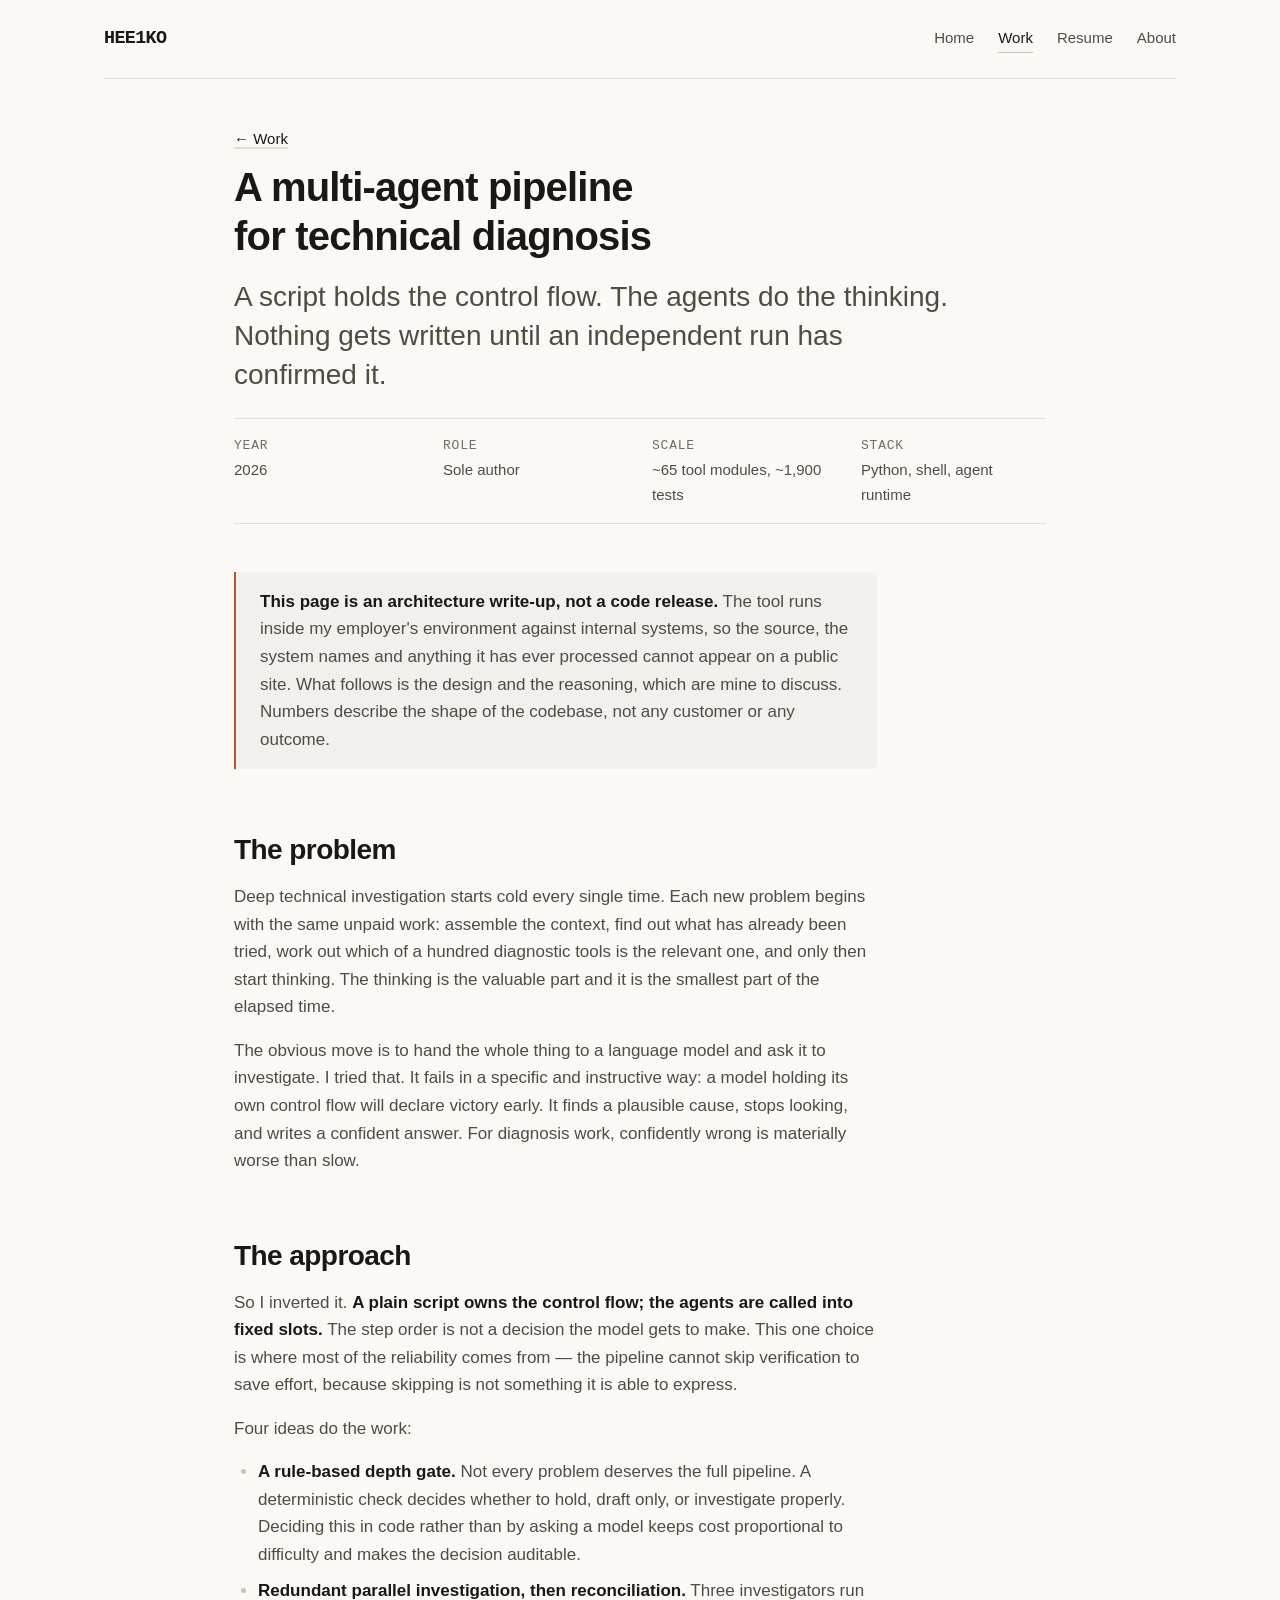
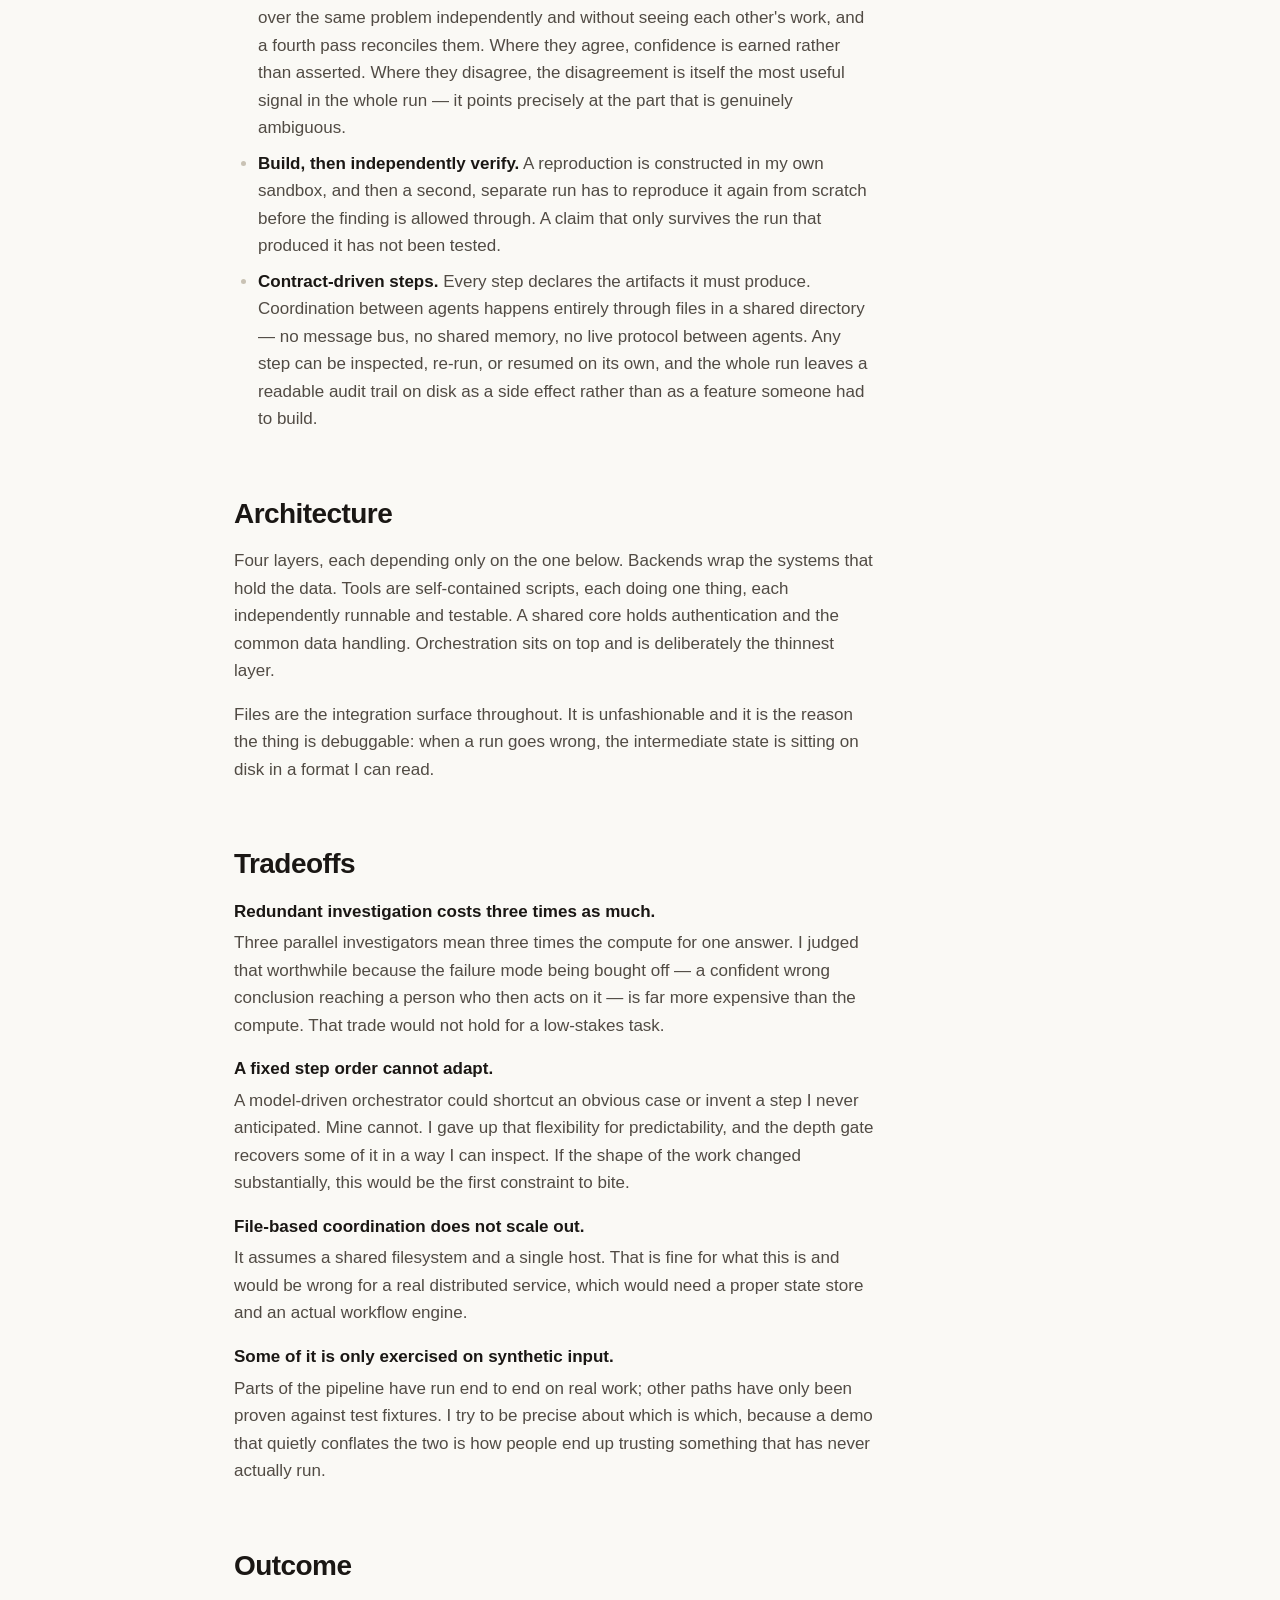
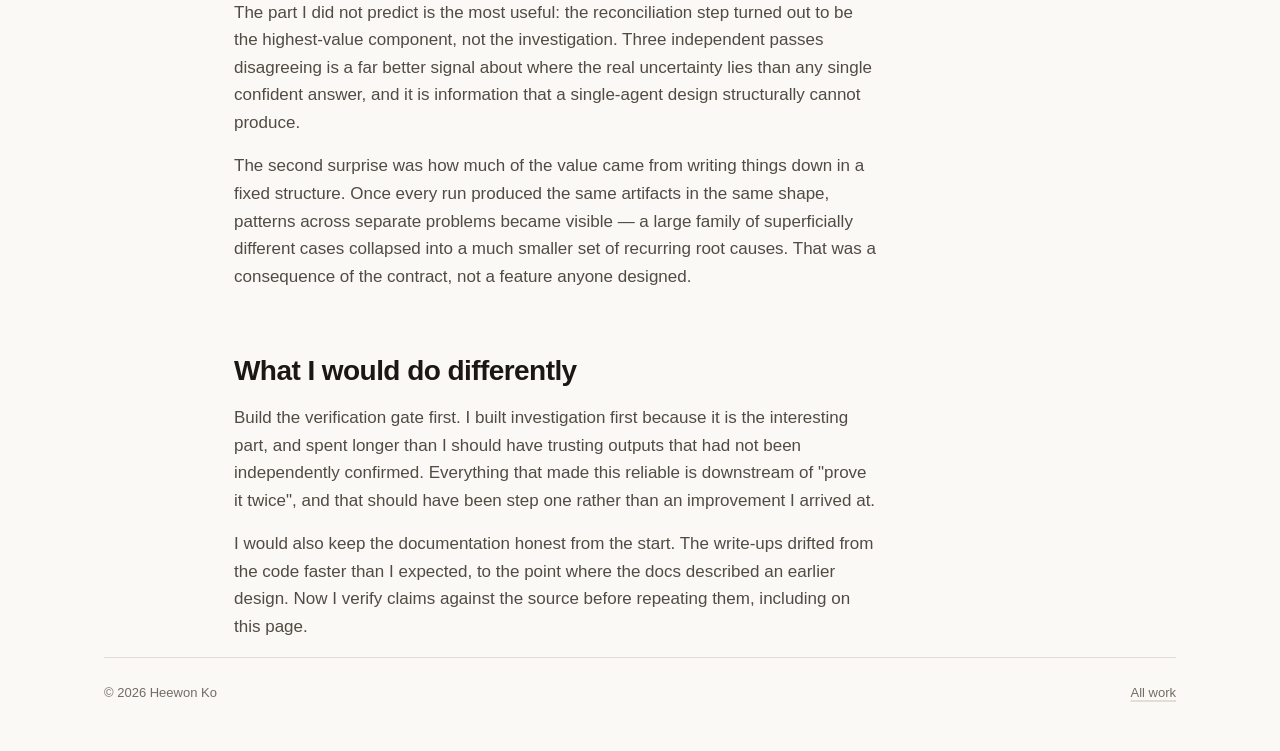
<file: work/hwknest/index.html>
<!DOCTYPE html>
<html lang="en">
<head>
<meta charset="utf-8">
<meta name="viewport" content="width=device-width, initial-scale=1">
<title>A multi-agent pipeline for technical diagnosis — Heewon Ko</title>
<meta name="description" content="An architecture write-up: why a script rather than a language model should hold the control flow in a multi-agent pipeline, and what redundant investigation plus independent verification buys you.">
<link rel="canonical" href="https://hee1ko.com/work/hwknest/">
<link rel="icon" href="/assets/img/favicon.svg" type="image/svg+xml">
<link rel="stylesheet" href="/assets/css/tokens.css">
<link rel="stylesheet" href="/assets/css/site.css">
</head>
<body>
<a class="skip" href="#main">Skip to content</a>

<div class="wrap">
  <header class="site-head">
    <a class="brand" href="/" aria-label="Heewon Ko — home">HEE1KO</a>
    <nav class="site-nav" aria-label="Main">
      <a href="/">Home</a>
      <a href="/work/" aria-current="page">Work</a>
      <a href="/resume/">Resume</a>
      <a href="/about/">About</a>
    </nav>
  </header>
</div>

<main id="main" class="prose">

  <p style="font-size:var(--fs-meta);color:var(--ink3);margin-bottom:var(--sp-3)">
    <a href="/work/">← Work</a>
  </p>

  <h1>A multi-agent pipeline for technical diagnosis</h1>
  <p class="proj-lede">
    A script holds the control flow. The agents do the thinking. Nothing gets
    written until an independent run has confirmed it.
  </p>

  <dl class="proj-meta">
    <div><dt>Year</dt><dd>2026</dd></div>
    <div><dt>Role</dt><dd>Sole author</dd></div>
    <div><dt>Scale</dt><dd>~65 tool modules, ~1,900 tests</dd></div>
    <div><dt>Stack</dt><dd>Python, shell, agent runtime</dd></div>
  </dl>

  <div class="note">
    <p>
      <strong>This page is an architecture write-up, not a code release.</strong>
      The tool runs inside my employer's environment against internal systems, so
      the source, the system names and anything it has ever processed cannot
      appear on a public site. What follows is the design and the reasoning, which
      are mine to discuss. Numbers describe the shape of the codebase, not any
      customer or any outcome.
    </p>
  </div>

  <h2>The problem</h2>
  <p>
    Deep technical investigation starts cold every single time. Each new problem
    begins with the same unpaid work: assemble the context, find out what has
    already been tried, work out which of a hundred diagnostic tools is the
    relevant one, and only then start thinking. The thinking is the valuable part
    and it is the smallest part of the elapsed time.
  </p>
  <p>
    The obvious move is to hand the whole thing to a language model and ask it to
    investigate. I tried that. It fails in a specific and instructive way: a model
    holding its own control flow will declare victory early. It finds a plausible
    cause, stops looking, and writes a confident answer. For diagnosis work,
    confidently wrong is materially worse than slow.
  </p>

  <h2>The approach</h2>
  <p>
    So I inverted it. <strong>A plain script owns the control flow; the agents are
    called into fixed slots.</strong> The step order is not a decision the model
    gets to make. This one choice is where most of the reliability comes from —
    the pipeline cannot skip verification to save effort, because skipping is not
    something it is able to express.
  </p>
  <p>Four ideas do the work:</p>
  <ul>
    <li>
      <strong>A rule-based depth gate.</strong> Not every problem deserves the
      full pipeline. A deterministic check decides whether to hold, draft only, or
      investigate properly. Deciding this in code rather than by asking a model
      keeps cost proportional to difficulty and makes the decision auditable.
    </li>
    <li>
      <strong>Redundant parallel investigation, then reconciliation.</strong>
      Three investigators run over the same problem independently and without
      seeing each other's work, and a fourth pass reconciles them. Where they
      agree, confidence is earned rather than asserted. Where they disagree, the
      disagreement is itself the most useful signal in the whole run — it points
      precisely at the part that is genuinely ambiguous.
    </li>
    <li>
      <strong>Build, then independently verify.</strong> A reproduction is
      constructed in my own sandbox, and then a second, separate run has to
      reproduce it again from scratch before the finding is allowed through. A
      claim that only survives the run that produced it has not been tested.
    </li>
    <li>
      <strong>Contract-driven steps.</strong> Every step declares the artifacts it
      must produce. Coordination between agents happens entirely through files in
      a shared directory — no message bus, no shared memory, no live protocol
      between agents. Any step can be inspected, re-run, or resumed on its own,
      and the whole run leaves a readable audit trail on disk as a side effect
      rather than as a feature someone had to build.
    </li>
  </ul>

  <h2>Architecture</h2>
  <p>
    Four layers, each depending only on the one below. Backends wrap the systems
    that hold the data. Tools are self-contained scripts, each doing one thing,
    each independently runnable and testable. A shared core holds authentication
    and the common data handling. Orchestration sits on top and is deliberately
    the thinnest layer.
  </p>
  <p>
    Files are the integration surface throughout. It is unfashionable and it is
    the reason the thing is debuggable: when a run goes wrong, the intermediate
    state is sitting on disk in a format I can read.
  </p>

  <h2>Tradeoffs</h2>
  <dl class="tradeoffs">
    <dt>Redundant investigation costs three times as much.</dt>
    <dd>
      Three parallel investigators mean three times the compute for one answer.
      I judged that worthwhile because the failure mode being bought off — a
      confident wrong conclusion reaching a person who then acts on it — is far
      more expensive than the compute. That trade would not hold for a
      low-stakes task.
    </dd>
    <dt>A fixed step order cannot adapt.</dt>
    <dd>
      A model-driven orchestrator could shortcut an obvious case or invent a step
      I never anticipated. Mine cannot. I gave up that flexibility for
      predictability, and the depth gate recovers some of it in a way I can
      inspect. If the shape of the work changed substantially, this would be the
      first constraint to bite.
    </dd>
    <dt>File-based coordination does not scale out.</dt>
    <dd>
      It assumes a shared filesystem and a single host. That is fine for what
      this is and would be wrong for a real distributed service, which would need
      a proper state store and an actual workflow engine.
    </dd>
    <dt>Some of it is only exercised on synthetic input.</dt>
    <dd>
      Parts of the pipeline have run end to end on real work; other paths have
      only been proven against test fixtures. I try to be precise about which is
      which, because a demo that quietly conflates the two is how people end up
      trusting something that has never actually run.
    </dd>
  </dl>

  <h2>Outcome</h2>
  <p>
    The part I did not predict is the most useful: the reconciliation step turned
    out to be the highest-value component, not the investigation. Three
    independent passes disagreeing is a far better signal about where the real
    uncertainty lies than any single confident answer, and it is information that
    a single-agent design structurally cannot produce.
  </p>
  <p>
    The second surprise was how much of the value came from writing things down
    in a fixed structure. Once every run produced the same artifacts in the same
    shape, patterns across separate problems became visible — a large family of
    superficially different cases collapsed into a much smaller set of recurring
    root causes. That was a consequence of the contract, not a feature anyone
    designed.
  </p>

  <h2>What I would do differently</h2>
  <p>
    Build the verification gate first. I built investigation first because it is
    the interesting part, and spent longer than I should have trusting outputs
    that had not been independently confirmed. Everything that made this reliable
    is downstream of "prove it twice", and that should have been step one rather
    than an improvement I arrived at.
  </p>
  <p>
    I would also keep the documentation honest from the start. The write-ups drifted
    from the code faster than I expected, to the point where the docs described an
    earlier design. Now I verify claims against the source before repeating them,
    including on this page.
  </p>

</main>

<div class="wrap">
  <footer class="site-foot">
    <span>© 2026 Heewon Ko</span>
    <span><a href="/work/">All work</a></span>
  </footer>
</div>
</body>
</html>
</file>
<file: assets/css/tokens.css>
/* ==========================================================================
   Design tokens. Custom properties only, no selectors, so this can be linked
   ahead of every other sheet.

   One source of truth for the site, the resume, and every slide deck. Contrast
   ratios below are measured against --paper and were verified numerically, not
   estimated. Two colours from the original resume were replaced because they
   fail WCAG AA for body text:

     #c15f3c accent      4.01:1  ->  --hero  #b85536  4.54:1
     #7d7a70 meta text   4.08:1  ->  --ink3  #736c64  4.91:1

   Four greys and exactly one accent. Do not add a second accent.
   ========================================================================== */

:root {
  /* --- surfaces ------------------------------------------------------- */
  --paper: #faf9f5;   /* page ground. warm, never pure white              */
  --card:  #ffffff;   /* raised sheet: resume page, project card, node    */
  --sunk:  #f1f0ec;   /* code chip, callout, inset panel                 */
  --shell: #edece7;   /* screen-only backdrop behind the resume sheet     */

  /* --- ink ------------------------------------------------------------ */
  --ink:   #1a1714;   /* 16.94:1  headings, emphasis                     */
  --ink2:  #514b44;   /*  8.17:1  body text                             */
  --ink3:  #736c64;   /*  4.91:1  meta, captions, dates                 */

  /* --- accent (exactly one) ------------------------------------------- */
  --hero:  #b85536;   /*  4.54:1  terracotta                            */

  /* --- lines ---------------------------------------------------------- */
  --line:  #c9c2b4;   /* diagram strokes, 1.5px                          */
  --rule:  #e2ded4;   /* hairlines, dividers, link underlines            */

  /* --- type ------------------------------------------------------------
     System stack, deliberately. Zero bytes, zero licensing question, and
     it already looks right -- this is the stack the resume shipped with.
     To adopt a webfont later, change --font-display here and nowhere else;
     confirm the licence permits redistributing the files in a public repo,
     which is a stricter test than "free for commercial use".
     -------------------------------------------------------------------- */
  --font-display: -apple-system, BlinkMacSystemFont, "Segoe UI",
                  "Helvetica Neue", Arial, sans-serif;
  --font-body:    -apple-system, BlinkMacSystemFont, "Segoe UI",
                  "Helvetica Neue", Arial, sans-serif;
  --font-mono:    ui-monospace, "SF Mono", SFMono-Regular, Menlo, Monaco,
                  "Courier New", monospace;

  /* type scale */
  --fs-hero: clamp(2.25rem, 6vw, 3.75rem);
  --fs-1:    clamp(1.75rem, 4vw, 2.5rem);
  --fs-2:    clamp(1.35rem, 3vw, 1.75rem);
  --fs-3:    1.2rem;
  --fs-body: 1.0625rem;
  --fs-meta: 0.9375rem;
  --fs-micro: 0.8125rem;

  --lh-head: 1.22;
  --lh-stmt: 1.16;
  --lh-body: 1.62;

  /* --- space ---------------------------------------------------------- */
  --sp-1: 4px;  --sp-2: 8px;  --sp-3: 12px; --sp-4: 16px;
  --sp-5: 24px; --sp-6: 32px; --sp-7: 48px; --sp-8: 64px;
  --sp-9: 96px;

  /* --- measure -------------------------------------------------------- */
  --measure: 68ch;  /* prose column                                       */
  --prose:   860px; /* article width                                      */
  --page:    720px; /* resume sheet, from the original resume.html        */
  --wide:    1120px;

  /* --- shape ---------------------------------------------------------- */
  --radius-sm: 3px;
  --radius:    6px;
  --radius-lg: 8px;
}
</file>
<file: assets/css/hub.css>
/* ==========================================================================
   Landing hub. One screen, no scrolling, no JavaScript.

   Three decisions worth knowing before editing this file:

   1. HEIGHT IS `svh`, NOT `vh` OR `dvh`.
      `100vh` ignores the mobile address bar and overflows on load. `100dvh`
      tracks the toolbar but updates throttled -- not at 60fps, sometimes
      debounced entirely -- so anything sized in it visibly steps. `svh` is the
      small viewport: stable, and guaranteed not to clip in either toolbar
      state. All three are identical on desktop, so the bug this avoids does
      not reproduce on the machine this was built on.

   2. NOTHING IS EVER CLIPPED TO KEEP IT ON ONE SCREEN.
      WCAG 1.4.10 Reflow requires this content to work at 320 CSS px
      equivalent -- a 1280px layout at 400% zoom -- and hiding content to
      protect a one-screen constraint is failure F102. The first version of this
      file used `overflow:hidden` on the body and silently ate 56px including
      the footer at 1280x800. So: the page is one screen because the content
      measurably fits, not because scrolling was forbidden. There is no
      body-level `overflow:hidden` and there must not be one. Past the
      breakpoint at the bottom of this file the hub becomes an ordinary
      scrolling column. Do not "fix" that by forcing the fixed layout at all
      sizes. If you add content here, re-run the height measurement.

   3. THE PREVIEW IS CSS-ONLY, VIA `:has()`.
      No JS, so it survives with scripting disabled. It also sidesteps WCAG
      1.4.13: the panel occupies its own column and never obscures or replaces
      other content, which is that criterion's stated exception for the
      dismissable requirement. The panel always shows something -- a default
      when nothing is active -- so it can never vanish while the pointer is
      travelling toward it (failure F95), and there is no auto-hide timer.
      The swap is keyed on `:hover, :focus` -- plain `:focus`, not
      `:focus-visible`, because a hover-only trigger fails WCAG 2.1.1 Keyboard
      and because `:focus` is deterministically testable. The visible focus
      RING stays on `:focus-visible` so a mouse click does not leave one behind.
   ========================================================================== */

/* The hub page loads only tokens.css and this file -- deliberately, since it
   shares almost no components with the rest of the site. That means the reset
   in site.css does NOT apply here, so it has to be repeated. Without it the
   hub's vertical padding sits outside `min-height:100svh` and the page is
   exactly padding-height too tall at every viewport size. */
*, *::before, *::after { box-sizing: border-box; }

body.hub-page {
  min-height: 100svh;
  margin: 0;
  background: var(--paper);
  color: var(--ink2);
  font-family: var(--font-body);
  line-height: var(--lh-body);
  -webkit-font-smoothing: antialiased;
}

.hub {
  min-height: 100svh;
  max-width: var(--wide);
  margin: 0 auto;
  padding: var(--sp-5) var(--sp-5) var(--sp-4);
  display: grid;
  grid-template-columns: minmax(0, 1.15fr) minmax(0, 1fr);
  grid-template-rows: auto 1fr auto;
  column-gap: var(--sp-8);
  row-gap: var(--sp-4);
  align-content: start;
}

/* --- top line: name left, credential count right ----------------------- */
.hub-top {
  grid-column: 1 / -1;
  display: flex; align-items: baseline; justify-content: space-between;
  gap: var(--sp-5); flex-wrap: wrap;
  padding-bottom: var(--sp-3);
  border-bottom: 1px solid var(--rule);
}
.hub-name {
  /* Mono, to tie the wordmark to the credential line opposite it and to the
     spec blocks in the preview card -- and because mono numerals sit level
     with caps, which matters when the mark contains a 1.
     Weight 800 is as heavy as this stack goes -- 800 and 900 render
     identically because the mono faces here top out at Bold, so asking for 900
     buys nothing. Tracking is -0.035em, which pulls the fixed mono advance
     widths in until the glyphs nearly touch and the mark reads as one block.
     -0.05em and beyond was tried and rejected: mono has no side-bearing slack
     to reclaim, so negative tracking collides glyphs rather than kerning them,
     and letters start overlapping. The size is 1.15rem to compensate for
     tightening making the mark read smaller. */
  font-family: var(--font-mono); font-weight: 800;
  font-size: 1.15rem; color: var(--ink);
  letter-spacing: -0.035em; margin: 0;
}
.hub-creds {
  font-family: var(--font-mono); font-size: var(--fs-micro);
  color: var(--ink3); letter-spacing: 0.04em; text-transform: uppercase;
}
.hub-creds b { color: var(--hero); font-weight: 700; }

/* --- left column ------------------------------------------------------- */
.hub-main { grid-column: 1; display: flex; flex-direction: column; gap: var(--sp-4); }

.hub-stmt {
  font-family: var(--font-display);
  font-size: clamp(1.75rem, 4.2vw, 3.05rem);
  line-height: 1.08; letter-spacing: -0.035em; font-weight: 800;
  color: var(--ink); margin: 0; text-wrap: balance;
}
.hub-meta {
  font-size: var(--fs-meta); color: var(--ink3);
  margin: 0; max-width: 56ch;
}
.hub-meta b { color: var(--ink2); font-weight: 600; }

/* --- destination lists ------------------------------------------------- */
.hub-group { margin: 0; }
.hub-label {
  font-family: var(--font-mono); font-size: var(--fs-micro);
  text-transform: uppercase; letter-spacing: 0.1em; color: var(--ink3);
  display: flex; align-items: center; gap: var(--sp-3);
  margin-bottom: var(--sp-2);
}
.hub-label::after {
  content: ""; flex: 1; height: 1px; background: var(--rule);
}
.hub-list { list-style: none; margin: 0; padding: 0; max-width: none; }
.hub-list li { margin: 0; }

.row {
  display: flex; align-items: baseline; gap: var(--sp-3);
  padding: 6px var(--sp-2) 6px 0;
  color: var(--ink); text-decoration: none;
  font-size: 1.0625rem;
  border-bottom: 1px solid transparent;
}
.row .arrow { color: var(--line); flex: 0 0 auto; transition: color .15s, transform .15s; }
.row .row-t { font-weight: 600; }
.row .row-x {
  margin-left: auto; font-family: var(--font-mono);
  font-size: var(--fs-micro); color: var(--ink3); flex: 0 0 auto;
}
.row:hover, .row:focus {
  color: var(--hero); border-bottom-color: var(--rule); outline: none;
}
.row:hover .arrow, .row:focus .arrow {
  color: var(--hero); transform: translateX(3px);
}
/* Keyboard users must still get an unmistakable focus ring, not just colour. */
.row:focus-visible { outline: 2px solid var(--hero); outline-offset: 2px; }

/* Inline row group for the short external links. */
.hub-list.inline { display: flex; flex-wrap: wrap; gap: 0 var(--sp-5); }
.hub-list.inline .row-x { display: none; }

/* --- preview panel ----------------------------------------------------- */
.hub-preview {
  grid-column: 2; grid-row: 2;
  /* Two things here, both learned the hard way.

     `align-self: start` stops the card stretching to fill the 1fr row. Left to
     stretch it reached ~650px with a hollow middle.

     Every .pv is stacked into ONE grid cell via `grid-area: 1/1` rather than
     being absolutely positioned, so the card's height is the height of its
     TALLEST panel, computed at whatever width the column happens to be. Two
     earlier attempts failed: absolute positioning gave the card no intrinsic
     height at all, and a fixed `height: clamp(...)` clipped the About panel by
     35px at 880px wide, where the narrower column forces extra wrapping.
     Sizing to content removes the class of bug rather than tuning a constant,
     so adding a longer panel later cannot silently truncate it. */
  align-self: start;
  display: grid;
  grid-template: minmax(300px, auto) / 1fr;
  background: var(--card);
  border: 1px solid var(--rule);
  border-radius: var(--radius-lg);
  overflow: hidden;
}
.pv {
  grid-area: 1 / 1;
  padding: var(--sp-5);
  display: flex; flex-direction: column; gap: var(--sp-3);
  opacity: 0; visibility: hidden;
  transition: opacity .18s ease;
}
.pv-default { opacity: 1; visibility: visible; }
.pv h2 {
  font-family: var(--font-display); font-size: 1.25rem; line-height: 1.25;
  color: var(--ink); margin: 0; letter-spacing: -0.02em;
}
.pv p { margin: 0; font-size: var(--fs-meta); max-width: none; }
.pv .pv-kicker {
  font-family: var(--font-mono); font-size: var(--fs-micro);
  text-transform: uppercase; letter-spacing: 0.1em; color: var(--hero);
}
.pv dl {
  margin: auto 0 0; padding-top: var(--sp-4);
  border-top: 1px solid var(--rule);
  display: grid; grid-template-columns: auto 1fr; gap: var(--sp-1) var(--sp-4);
  font-family: var(--font-mono); font-size: var(--fs-micro);
}
.pv dt { color: var(--ink3); text-transform: uppercase; letter-spacing: 0.06em; }
.pv dd { margin: 0; color: var(--ink2); }

/* --- the swap ----------------------------------------------------------
   Any active row hides the default; the matching row shows its own panel.
   Written out per row rather than generated, because there are six of them
   and a build step to avoid the repetition would cost more than it saves.
   ---------------------------------------------------------------------- */
.hub:has(.row:hover) .pv-default,
.hub:has(.row:focus) .pv-default { opacity: 0; visibility: hidden; }

.hub:has([data-pv="pipeline"]:hover)  [data-pv-for="pipeline"],
.hub:has([data-pv="pipeline"]:focus)  [data-pv-for="pipeline"],
.hub:has([data-pv="retrieval"]:hover) [data-pv-for="retrieval"],
.hub:has([data-pv="retrieval"]:focus) [data-pv-for="retrieval"],
.hub:has([data-pv="deck"]:hover)      [data-pv-for="deck"],
.hub:has([data-pv="deck"]:focus)      [data-pv-for="deck"],
.hub:has([data-pv="cv"]:hover)        [data-pv-for="cv"],
.hub:has([data-pv="cv"]:focus)        [data-pv-for="cv"],
.hub:has([data-pv="github"]:hover)    [data-pv-for="github"],
.hub:has([data-pv="github"]:focus)    [data-pv-for="github"],
.hub:has([data-pv="linkedin"]:hover)  [data-pv-for="linkedin"],
.hub:has([data-pv="linkedin"]:focus)  [data-pv-for="linkedin"],
.hub:has([data-pv="email"]:hover)     [data-pv-for="email"],
.hub:has([data-pv="email"]:focus)     [data-pv-for="email"],
.hub:has([data-pv="about"]:hover)     [data-pv-for="about"],
.hub:has([data-pv="about"]:focus)     [data-pv-for="about"] {
  opacity: 1; visibility: visible;
}

/* --- footer ------------------------------------------------------------ */
.hub-foot {
  grid-column: 1 / -1;
  display: flex; flex-wrap: wrap; gap: var(--sp-4); justify-content: space-between;
  padding-top: var(--sp-3);
  border-top: 1px solid var(--rule);
  color: var(--ink3); font-size: var(--fs-micro);
}
.hub-foot a { color: var(--ink3); }

@media (prefers-reduced-motion: reduce) {
  .pv, .row .arrow { transition: none; }
}

/* ==========================================================================
   Reflow. Past this point one screen is a worse experience than scrolling,
   so the hub stops pretending and becomes a normal column. This branch is
   what keeps the design WCAG 1.4.10 conformant at 400% zoom -- it is not a
   mobile nicety, it is the accessibility story.
   ========================================================================== */
@media (min-width: 860px) and (min-height: 700px) {
  .hub { height: 100svh; }
}

/* Deliberately NO `overflow: hidden` anywhere. An earlier version clipped
   56px at 1280x800 and ate the footer. The page is one screen because the
   content fits, verified by measurement -- not because scrolling was
   forbidden. If content ever does exceed the viewport, a scrollbar is the
   correct outcome, not a hidden footer. */

@media (max-width: 859px), (max-height: 699px) {
  .hub {
    grid-template-columns: minmax(0, 1fr);
    row-gap: var(--sp-6);
    padding-bottom: var(--sp-7);
  }
  .hub-main, .hub-preview { grid-column: 1; }
  .hub-preview {
    grid-row: auto;
    position: static; min-height: 0;
  }
  /* Stacked, the panels cannot overlay each other -- so show the default one
     as ordinary content and drop the hover behaviour entirely. Nothing is
     hidden that a reader cannot reach. */
  .pv { position: static; opacity: 1; visibility: visible; display: none; }
  .pv-default { display: flex; }
  .hub:has(.row:hover) .pv-default,
  .hub:has(.row:focus) .pv-default { opacity: 1; visibility: visible; }
}
</file>
<file: assets/css/site.css>
/* ==========================================================================
   Site styles. Uses tokens.css only -- no literal colours below this line.
   Link order: tokens.css, then this. No @import (it serialises requests).
   ========================================================================== */

*, *::before, *::after { box-sizing: border-box; }

html {
  -webkit-text-size-adjust: 100%;
  scroll-behavior: smooth;
}
@media (prefers-reduced-motion: reduce) {
  html { scroll-behavior: auto; }
  *, *::before, *::after { animation: none !important; transition: none !important; }
}

body {
  margin: 0;
  background: var(--paper);
  color: var(--ink2);
  font-family: var(--font-body);
  font-size: var(--fs-body);
  line-height: var(--lh-body);
  -webkit-font-smoothing: antialiased;
}

/* --- skip link: first tab stop, visible only when focused -------------- */
.skip {
  position: absolute; left: -9999px;
  background: var(--ink); color: var(--paper);
  padding: var(--sp-3) var(--sp-4); border-radius: var(--radius);
  z-index: 100;
}
.skip:focus { left: var(--sp-4); top: var(--sp-4); }

:focus-visible {
  outline: 2px solid var(--hero);
  outline-offset: 3px;
  border-radius: var(--radius-sm);
}

/* --- headings ---------------------------------------------------------- */
h1, h2, h3 {
  font-family: var(--font-display);
  color: var(--ink);
  line-height: var(--lh-head);
  letter-spacing: -0.02em;
  margin: 0;
  text-wrap: balance;
}
h1 { font-size: var(--fs-1); }
h2 { font-size: var(--fs-2); margin-top: var(--sp-8); margin-bottom: var(--sp-4); }
h3 { font-size: var(--fs-3); margin-top: var(--sp-6); margin-bottom: var(--sp-2); }

p { margin: 0 0 var(--sp-4); max-width: var(--measure); }
strong { color: var(--ink); font-weight: 650; }

a { color: var(--ink); text-decoration: underline; text-decoration-color: var(--rule);
    text-underline-offset: 3px; text-decoration-thickness: 1.5px; }
a:hover { text-decoration-color: var(--hero); color: var(--hero); }

code, kbd {
  font-family: var(--font-mono);
  font-size: 0.9em;
  background: var(--sunk);
  padding: 1px var(--sp-1);
  border-radius: var(--radius-sm);
}

ul, ol { margin: 0 0 var(--sp-4); padding-left: var(--sp-5); max-width: var(--measure); }
li { margin-bottom: var(--sp-2); }
li::marker { color: var(--line); }

hr { border: 0; border-top: 1px solid var(--rule); margin: var(--sp-7) 0; }

/* --- layout ------------------------------------------------------------ */
.wrap  { max-width: var(--wide);  margin: 0 auto; padding: 0 var(--sp-5); }
.prose { max-width: var(--prose); margin: 0 auto; padding: 0 var(--sp-5); }

main { padding-bottom: var(--sp-9); }

/* --- site header ------------------------------------------------------- */
.site-head {
  display: flex; align-items: baseline; justify-content: space-between;
  gap: var(--sp-5); flex-wrap: wrap;
  padding: var(--sp-5) 0;
  border-bottom: 1px solid var(--rule);
  margin-bottom: var(--sp-7);
}
.site-head .brand {
  /* Same wordmark as .hub-name in hub.css -- keep the two rules in sync. */
  font-family: var(--font-mono); font-weight: 800; font-size: 1.15rem;
  color: var(--ink); text-decoration: none;
  letter-spacing: -0.035em;
}
.site-head .brand:hover { color: var(--hero); }
.site-nav { display: flex; gap: var(--sp-5); flex-wrap: wrap; }
.site-nav a {
  font-size: var(--fs-meta); color: var(--ink2);
  text-decoration: none; padding-bottom: 2px;
  border-bottom: 1.5px solid transparent;
}
.site-nav a:hover { color: var(--hero); border-bottom-color: var(--hero); }
.site-nav a[aria-current="page"] { color: var(--ink); border-bottom-color: var(--line); }

/* --- hero -------------------------------------------------------------- */
.hero { display: grid; grid-template-columns: 1fr auto; gap: var(--sp-7);
        align-items: start; margin-bottom: var(--sp-7); }
.hero h1 { font-size: var(--fs-hero); line-height: var(--lh-stmt);
           letter-spacing: -0.035em; font-weight: 800; }
.hero .lede { font-size: var(--fs-2); color: var(--ink2); line-height: 1.4;
              margin-top: var(--sp-4); max-width: 36ch; text-wrap: pretty; }
.hero .tagline { color: var(--hero); font-weight: 650; font-size: var(--fs-meta);
                 letter-spacing: 0.01em; margin-bottom: var(--sp-3); }
.portrait {
  width: 148px; height: 148px; border-radius: 50%;
  object-fit: cover; border: 1px solid var(--rule);
}
@media (max-width: 640px) {
  .hero { grid-template-columns: 1fr; }
  .portrait { width: 104px; height: 104px; }
}

/* --- cards -------------------------------------------------------------
   max-width:none is load-bearing. The generic `ul` rule above sets
   max-width:68ch for prose lists, which silently collapsed this grid from
   three columns to two -- auto-fit was doing its job against a container
   that was only ~578px wide.
   ---------------------------------------------------------------------- */
.cards {
  display: grid; gap: var(--sp-5);
  grid-template-columns: repeat(auto-fit, minmax(260px, 1fr));
  list-style: none; padding: 0; max-width: none;
}
.card {
  background: var(--card); border: 1px solid var(--rule);
  border-radius: var(--radius-lg); padding: var(--sp-5);
  display: flex; flex-direction: column; gap: var(--sp-3);
}
.card h3 { margin: 0; }
.card h3 a { text-decoration: none; }
.card h3 a:hover { color: var(--hero); }
.card p { margin: 0; font-size: var(--fs-meta); }
.card .meta { color: var(--ink3); font-size: var(--fs-micro); margin: 0; }

.tags { display: flex; flex-wrap: wrap; gap: var(--sp-2); list-style: none; padding: 0; margin: 0; max-width: none; }
.tags li {
  font-family: var(--font-mono); font-size: var(--fs-micro);
  color: var(--ink3); background: var(--sunk);
  padding: 2px var(--sp-2); border-radius: var(--radius-sm); margin: 0;
}

/* --- credential strip -------------------------------------------------- */
.creds { display: flex; flex-wrap: wrap; gap: var(--sp-2) var(--sp-4);
         list-style: none; padding: 0; margin: 0; max-width: none; }
.creds li { font-size: var(--fs-meta); color: var(--ink2); margin: 0; }
.creds li::before { content: "◆"; color: var(--hero); margin-right: var(--sp-2);
                    font-size: 0.7em; vertical-align: 1px; }

/* --- about intro: prose left, portrait right ---------------------------- */
.about-intro {
  display: grid; grid-template-columns: 1fr auto; gap: var(--sp-6);
  align-items: start; margin-bottom: var(--sp-5);
}
.about-intro p:last-child { margin-bottom: 0; }
@media (max-width: 640px) {
  .about-intro { grid-template-columns: 1fr; }
}

/* --- project page ------------------------------------------------------- */
.proj-lede { font-size: var(--fs-2); color: var(--ink2); line-height: 1.4;
             margin: var(--sp-4) 0 var(--sp-5); max-width: 46ch; text-wrap: pretty; }
.proj-meta {
  display: grid; gap: var(--sp-3) var(--sp-5);
  grid-template-columns: repeat(auto-fit, minmax(160px, 1fr));
  border-top: 1px solid var(--rule); border-bottom: 1px solid var(--rule);
  padding: var(--sp-4) 0; margin: 0 0 var(--sp-7); max-width: none;
  list-style: none;
}
.proj-meta div { margin: 0; }
.proj-meta dt, .proj-meta .k {
  font-family: var(--font-mono); font-size: var(--fs-micro);
  color: var(--ink3); text-transform: uppercase; letter-spacing: 0.06em;
  margin-bottom: 2px;
}
.proj-meta dd, .proj-meta .v { margin: 0; font-size: var(--fs-meta); color: var(--ink2); }

/* Definition list used for tradeoffs: claim, then consequence. */
.tradeoffs { margin: 0 0 var(--sp-5); max-width: var(--measure); }
.tradeoffs dt { color: var(--ink); font-weight: 650; margin-top: var(--sp-4); }
.tradeoffs dd { margin: var(--sp-1) 0 0; }

/* --- callout ----------------------------------------------------------- */
.note {
  background: var(--sunk); border-left: 2px solid var(--hero);
  border-radius: 0 var(--radius) var(--radius) 0;
  padding: var(--sp-4) var(--sp-5); margin: var(--sp-5) 0;
  max-width: var(--measure);
}
.note :last-child { margin-bottom: 0; }

/* --- contact row ------------------------------------------------------- */
.contact { display: flex; flex-wrap: wrap; gap: var(--sp-4);
           list-style: none; padding: 0; margin: var(--sp-5) 0 0; max-width: none; }
.contact li { margin: 0; font-size: var(--fs-meta); }

/* --- footer ------------------------------------------------------------ */
.site-foot {
  border-top: 1px solid var(--rule);
  padding: var(--sp-5) 0 var(--sp-7);
  color: var(--ink3); font-size: var(--fs-micro);
  display: flex; flex-wrap: wrap; gap: var(--sp-4); justify-content: space-between;
}
.site-foot a { color: var(--ink3); }

/* --- print ------------------------------------------------------------- */
@media print {
  .site-nav, .skip, .site-foot { display: none; }
  body { background: #fff; }
  a { text-decoration: none; }
}
</file>
<file: assets/css/resume.css>
/* ==========================================================================
   Resume sheet. Dual-mode: reads as a page on screen, prints as clean A4.
   Lifted from the original standalone resume.html, with every literal colour
   replaced by a token. Load after tokens.css and site.css.

   The two colour substitutions matter for accessibility, not taste:
     #c15f3c accent    4.01:1  ->  --hero  #b85536  4.54:1
     #7d7a70 meta      4.08:1  ->  --ink3  #736c64  4.91:1
   Both originals failed WCAG AA for body text on this paper colour.
   ========================================================================== */

@page { size: A4; margin: 16mm 18mm; }

html { -webkit-print-color-adjust: exact; print-color-adjust: exact; }

body.resume {
  font-family: var(--font-body);
  color: var(--ink2);
  font-size: 10.4pt;
  line-height: 1.5;
  margin: 0;
}

.sheet { max-width: var(--page); margin: 0 auto; }

/* On screen: a backdrop with a white sheet floating on it. */
@media screen {
  body.resume { background: var(--shell); padding: var(--sp-6) var(--sp-4); }
  .sheet {
    background: var(--card);
    padding: 48px 52px;
    border-radius: var(--radius);
    box-shadow: 0 4px 20px rgba(0, 0, 0, 0.10);
  }
}
/* In print the @page margin supplies the padding, so the sheet is edge to edge. */
@media print {
  body.resume { background: #fff; }
  .sheet { max-width: none; padding: 0; box-shadow: none; }
  .resume-actions, .site-nav, .skip, .site-foot { display: none !important; }
}

/* --- header: name and contact left, portrait right --------------------- */
.resume-head {
  display: flex; align-items: flex-start; justify-content: space-between;
  gap: var(--sp-5); margin-bottom: 26px;
}
.resume-head-left { flex: 1; padding-top: var(--sp-1); }
.resume h1 {
  font-family: var(--font-display);
  font-size: 30pt; font-weight: 800; letter-spacing: -0.5px;
  color: var(--ink); margin: 0 0 6px; line-height: 1.05;
}
.resume .tagline {
  font-size: 10.2pt; font-weight: 600; color: var(--hero); margin: 0 0 10px;
}
.resume .contact-block { font-size: 9.6pt; color: var(--ink3); line-height: 1.7; }
.resume .contact-block a { color: var(--ink3); text-decoration: underline;
                           text-decoration-color: var(--rule); }
.resume .photo {
  width: 132px; height: 132px; flex: 0 0 132px;
  border-radius: 50%; object-fit: cover;
}

/* --- sections: bold header, no rule ----------------------------------- */
.resume h2 {
  font-family: var(--font-display);
  font-size: 15pt; font-weight: 700; color: var(--ink);
  margin: 22px 0 var(--sp-2); letter-spacing: -0.2px;
}
.resume .summary {
  background: var(--sunk); border-radius: var(--radius-lg);
  padding: 14px 18px; margin: var(--sp-1) 0; color: var(--ink2);
  max-width: none;
}
.resume .role-title { font-weight: 700; font-size: 11pt; color: var(--ink); }
.resume .role-meta { color: var(--ink3); font-size: 9.4pt; margin-bottom: 6px; }
.resume .subhead { font-weight: 600; color: var(--ink2); font-size: 10pt;
                   margin: var(--sp-3) 0 var(--sp-1); }
.resume ul { margin: var(--sp-1) 0 var(--sp-2); padding-left: 18px; max-width: none; }
.resume li { margin-bottom: var(--sp-1); }
.resume li::marker { color: var(--line); }
.resume strong { color: var(--ink); font-weight: 700; }
.resume code { font-family: var(--font-mono); font-size: 9pt; background: var(--sunk); }
.resume .kv { margin: 3px 0; max-width: none; }
.resume .kv b { color: var(--ink); }
.resume .edu-line { margin: 3px 0; }
.resume p { margin: 5px 0; max-width: none; }

/* --- screen-only action bar above the sheet ---------------------------- */
.resume-actions {
  max-width: var(--page); margin: 0 auto var(--sp-4);
  display: flex; gap: var(--sp-4); flex-wrap: wrap;
  font-size: var(--fs-meta);
}
.resume-actions a { color: var(--ink2); }
</file>
